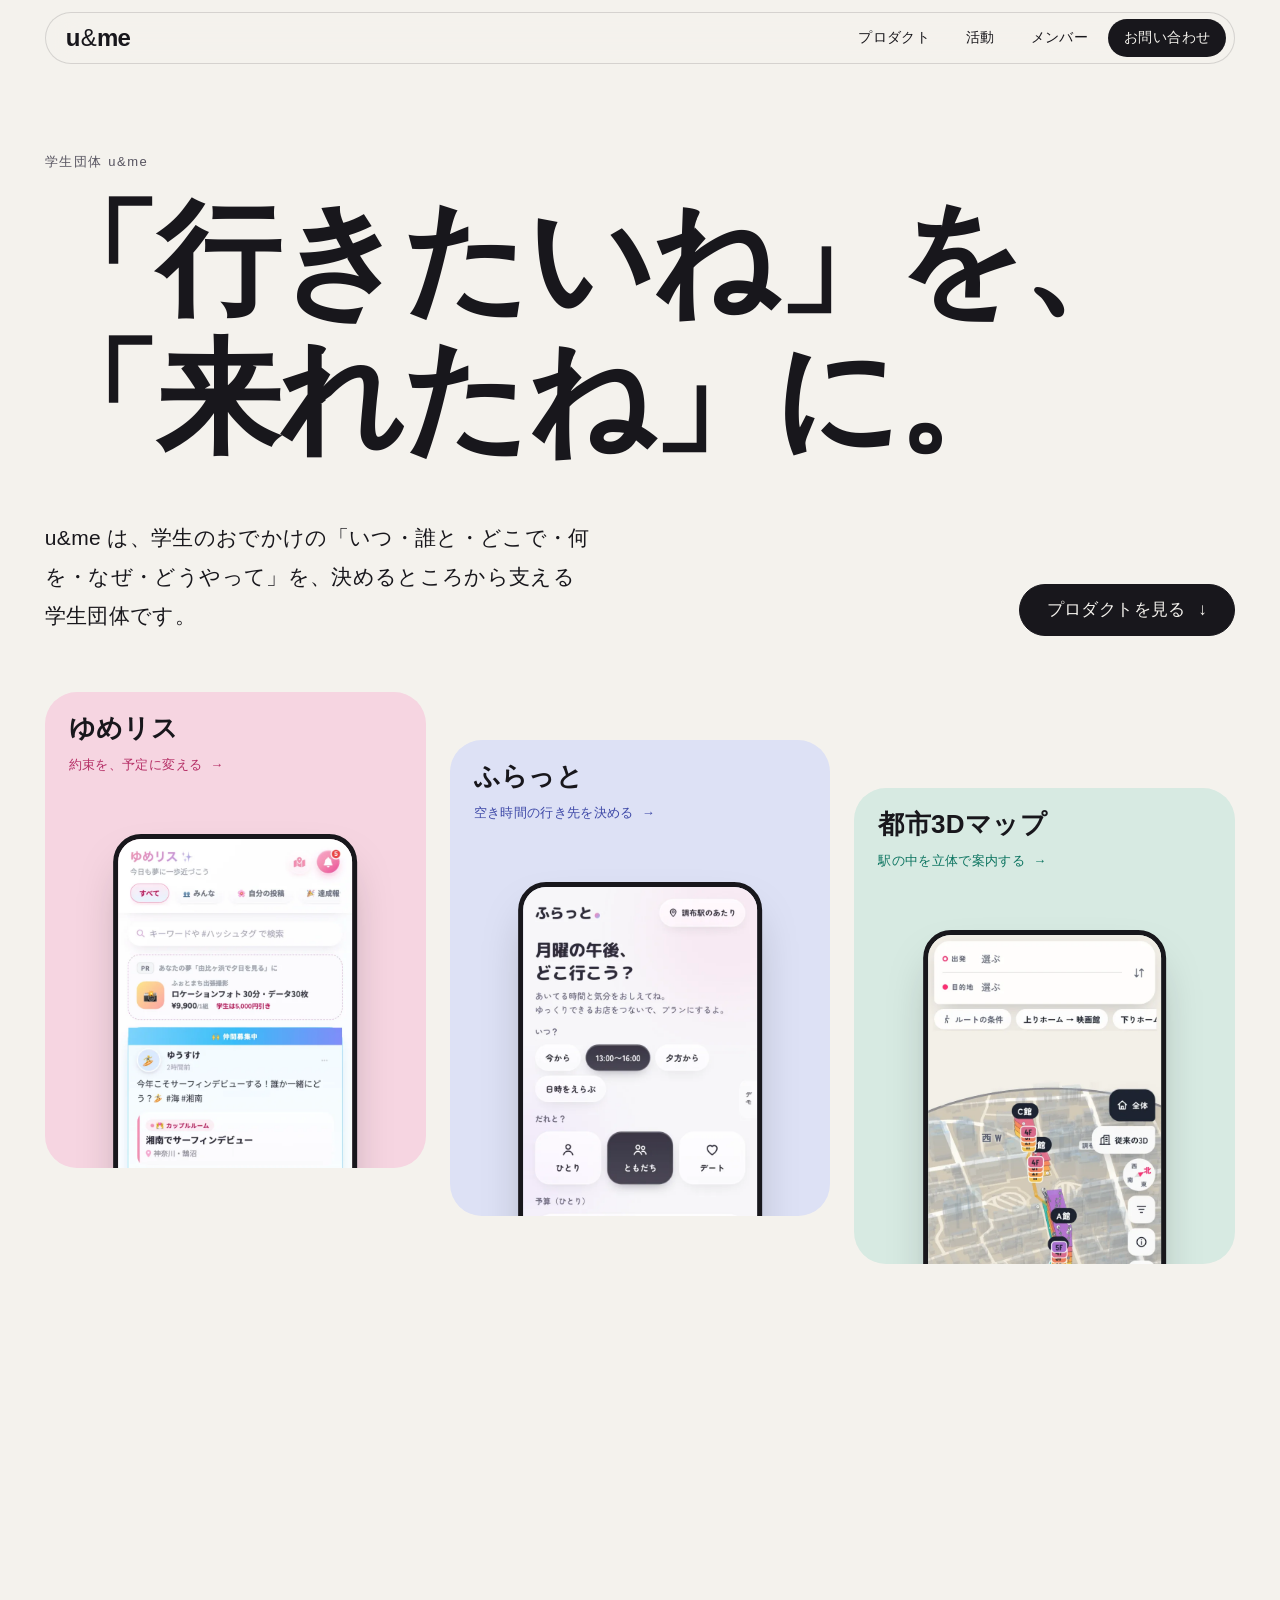
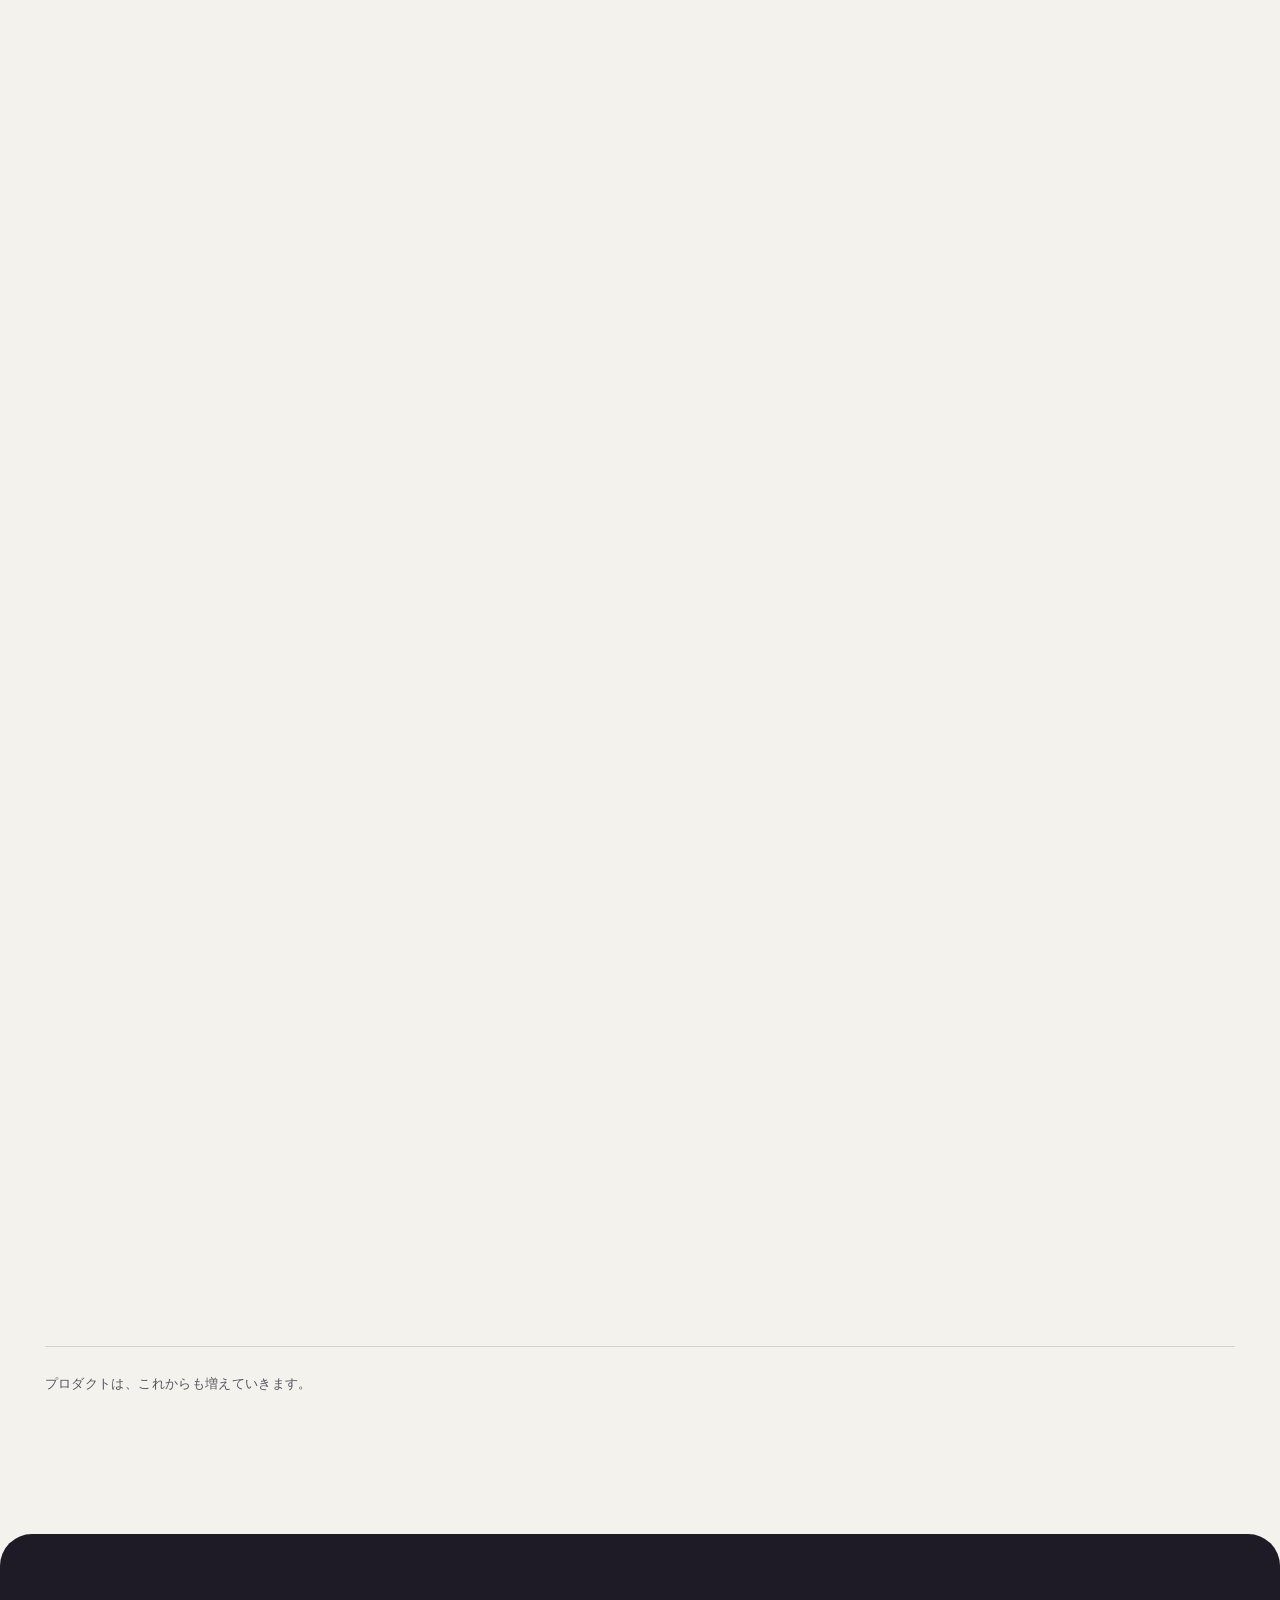
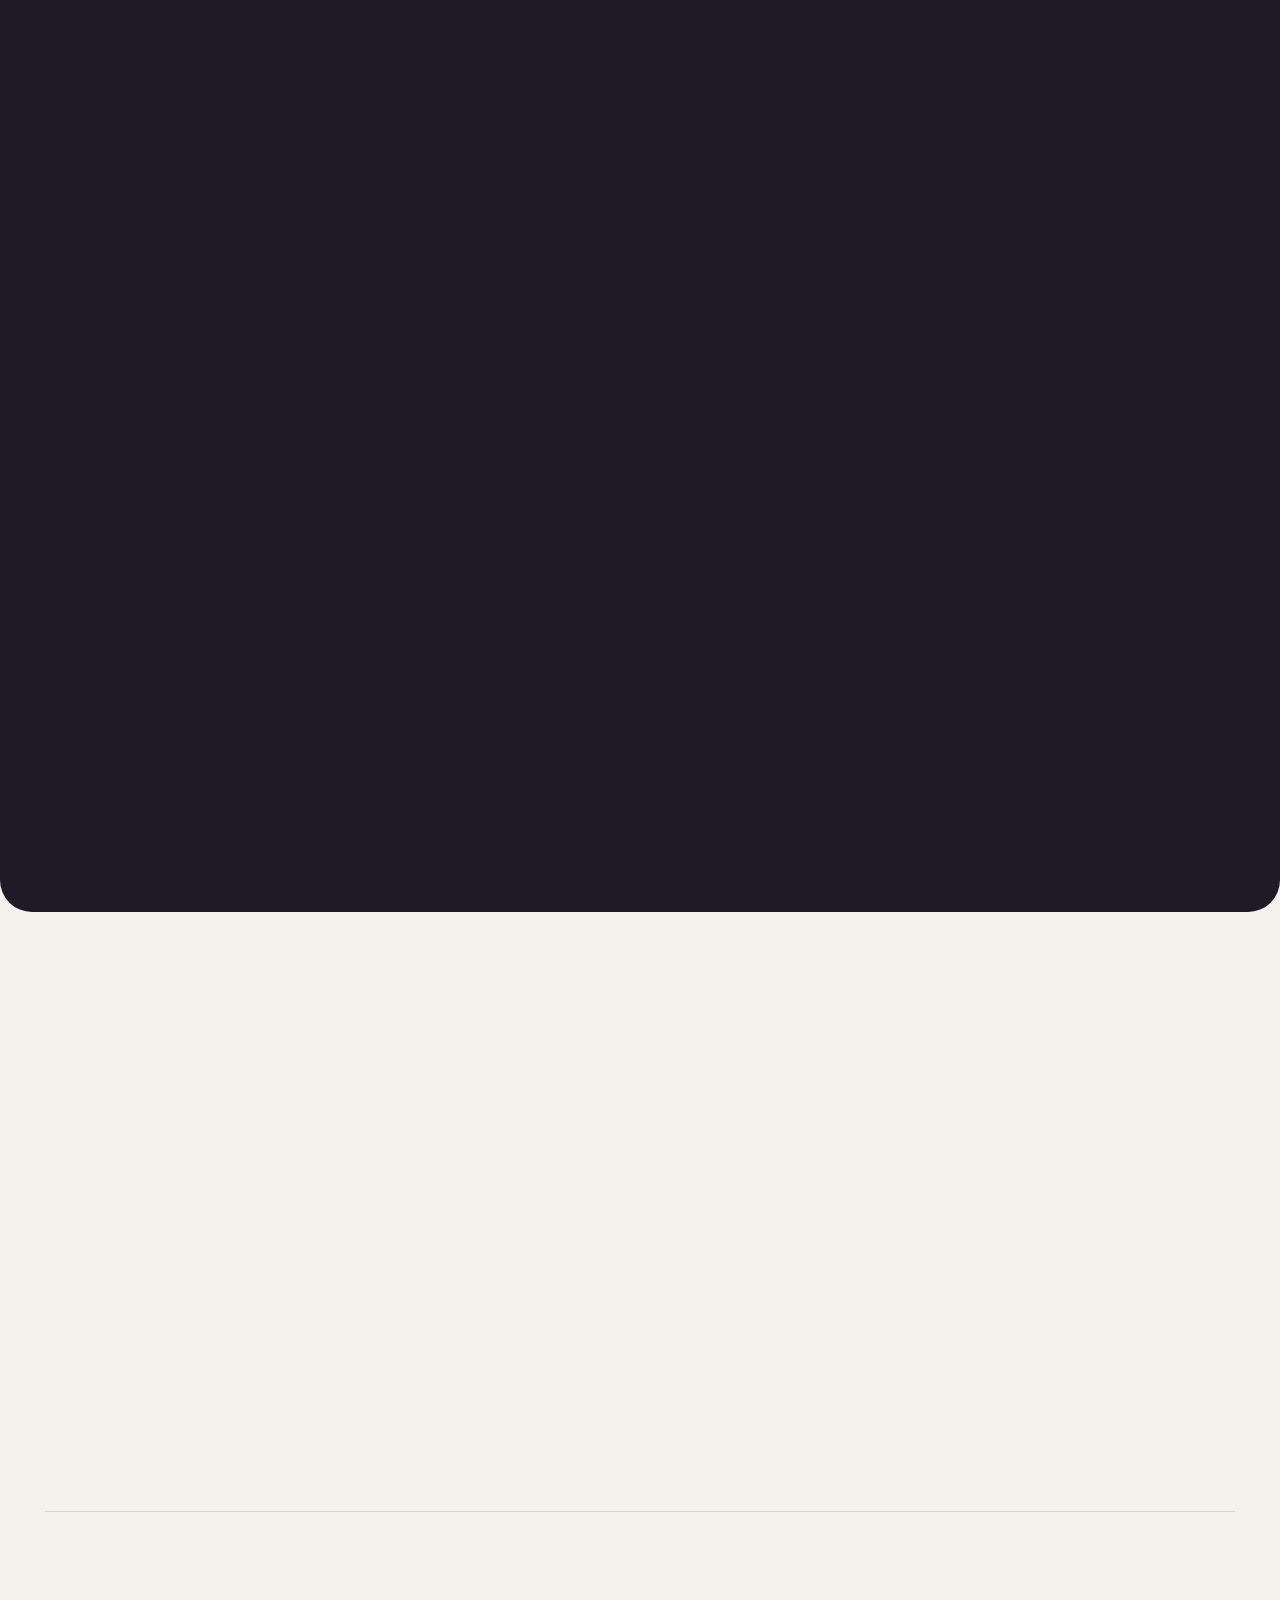
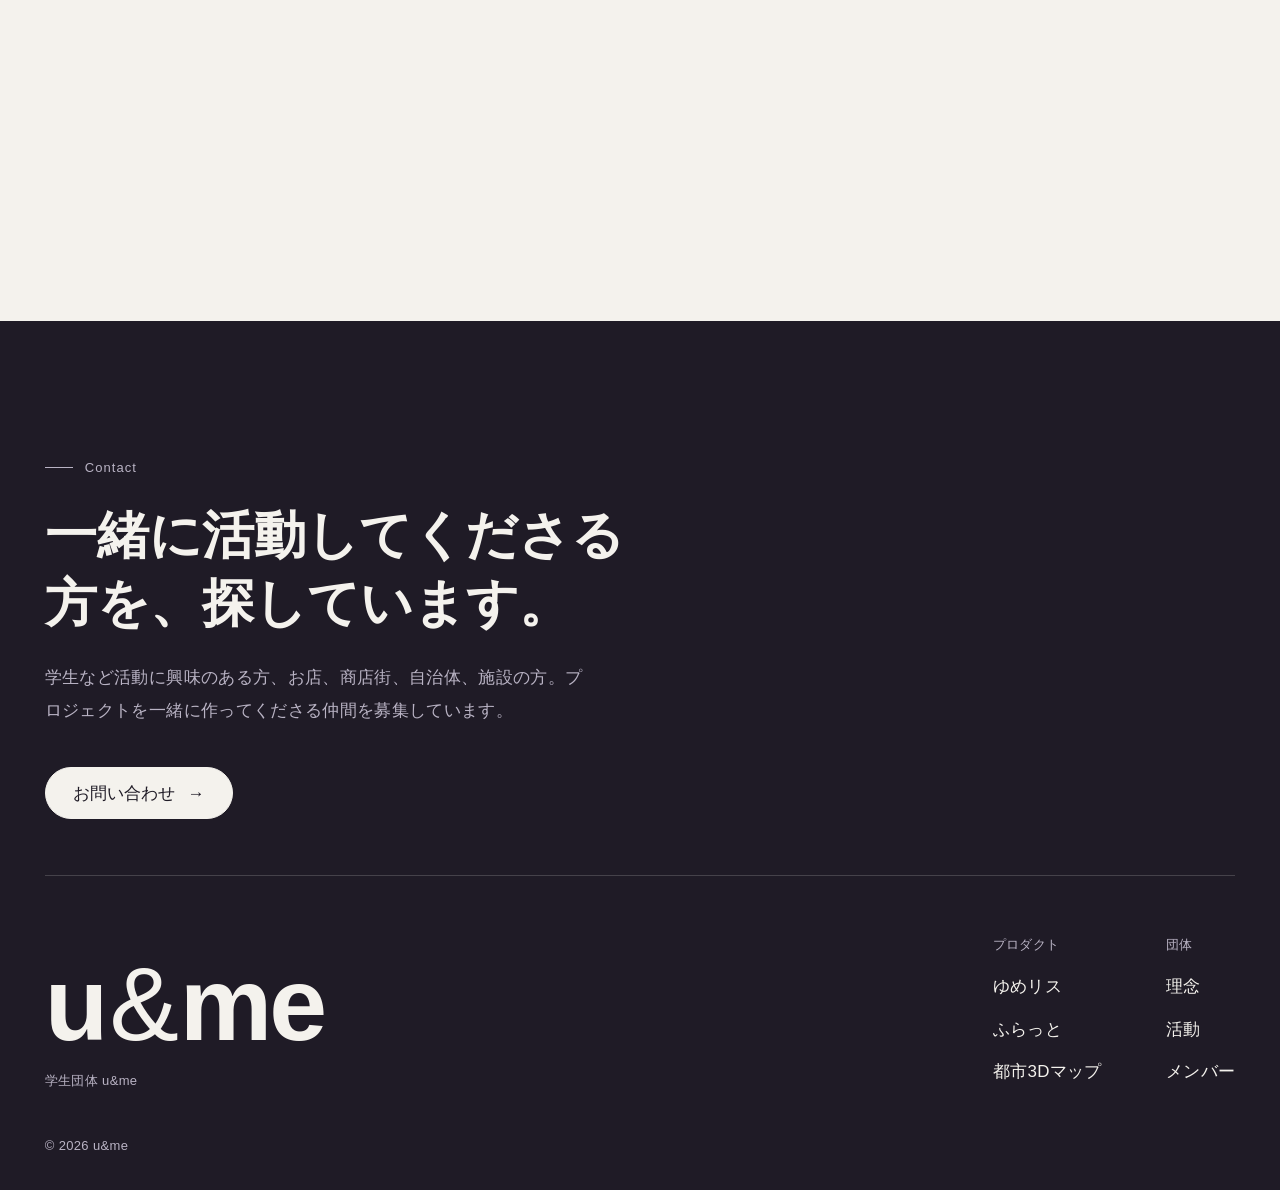
<file: index.html>
<!doctype html>
<html lang="ja" data-intro>
  <head>
    <meta charset="utf-8" />
    <meta name="viewport" content="width=device-width, initial-scale=1" />
    <meta
      http-equiv="Content-Security-Policy"
      content="default-src 'self'; script-src 'self'; style-src 'self' https://fonts.googleapis.com; font-src https://fonts.gstatic.com; img-src 'self' data:; base-uri 'self'; object-src 'none'"
    />
    <title>u&amp;me｜「行きたいね」を、「来れたね」に。</title>
    <meta
      name="description"
      content="u&me は、学生のおでかけの5W1H（いつ・誰と・どこで・何を・なぜ・どうやって）を決めるところから支える学生団体です。ゆめリス、ふらっと、都市3Dマップを開発しています。"
    />
    <meta property="og:type" content="website" />
    <meta property="og:title" content="u&me｜「行きたいね」を、「来れたね」に。" />
    <meta property="og:description" content="学生のおでかけの5W1Hを、決めるところから支える学生団体です。" />
    <meta name="theme-color" content="#f4f2ed" />
    <link rel="icon" href="assets/img/favicon.svg" type="image/svg+xml" />
    <link rel="preconnect" href="https://fonts.googleapis.com" />
    <link rel="preconnect" href="https://fonts.gstatic.com" crossorigin />
    <link
      rel="stylesheet"
      href="https://fonts.googleapis.com/css2?family=Bricolage+Grotesque:opsz,wght@12..96,300..700&family=Noto+Sans+JP:wght@400;500;700;900&display=swap"
    />
    <link rel="stylesheet" href="assets/css/base.css" />
    <link rel="stylesheet" href="assets/css/pages.css" />
    <link rel="stylesheet" href="assets/css/intro.css" />
    <script src="assets/js/boot.js"></script>
  </head>
  <body data-root="">
    <!-- ============ オープニング（ロゴを描く → ページがフェードイン）。動きは assets/css/intro.css ============ -->
    <div class="intro" id="intro" aria-hidden="true">
      <!-- ヘッダーのロゴと同じ書体。1文字ずつ、輪郭をなぞってから塗る -->
      <svg class="intro__logo" viewBox="0 0 520 190" width="520" height="190">
        <text x="260" y="140" text-anchor="middle">
          <tspan class="intro__letter intro__letter--1">u</tspan
          ><tspan class="intro__letter intro__letter--2 intro__letter--amp">&amp;</tspan
          ><tspan class="intro__letter intro__letter--3">m</tspan
          ><tspan class="intro__letter intro__letter--4">e</tspan>
        </text>
      </svg>
    </div>

    <header class="site-header" id="site-header"></header>

    <main>
      <!-- ============ ヒーロー ============ -->
      <section class="hero" aria-labelledby="hero-title">
        <div class="wrap">
          <p class="hero__eyebrow">学生団体 u&amp;me</p>
          <h1 class="hero__title" id="hero-title">
            <span>「行きたいね」を、</span>
            <span>「来れたね」に。</span>
          </h1>
          <div class="hero__foot">
            <p class="hero__lead">
              u&amp;me は、学生のおでかけの「いつ・誰と・どこで・何を・なぜ・どうやって」を、決めるところから支える学生団体です。
            </p>
            <a class="button" href="#products">プロダクトを見る <span class="arrow" aria-hidden="true">↓</span></a>
          </div>
        </div>

        <ul class="stage wrap">
          <li data-reveal>
            <a class="stage-card tone-yume" href="products/yumelist.html">
              <span class="stage-card__name">ゆめリス</span>
              <span class="stage-card__meta">約束を、予定に変える <span class="arrow" aria-hidden="true">→</span></span>
              <img
                class="phone"
                src="assets/img/yume-home.webp"
                alt="ゆめリスのホーム画面"
                width="640"
                height="1386"
                fetchpriority="high"
              />
            </a>
          </li>
          <li data-reveal>
            <a class="stage-card tone-furatto" href="products/furatto.html">
              <span class="stage-card__name">ふらっと</span>
              <span class="stage-card__meta">空き時間の行き先を決める <span class="arrow" aria-hidden="true">→</span></span>
              <img class="phone" src="assets/img/furatto-home.webp" alt="ふらっとのホーム画面" width="640" height="1386" />
            </a>
          </li>
          <li data-reveal>
            <a class="stage-card tone-city3d" href="products/city3d.html">
              <span class="stage-card__name">都市3Dマップ</span>
              <span class="stage-card__meta">駅の中を立体で案内する <span class="arrow" aria-hidden="true">→</span></span>
              <img
                class="phone"
                src="assets/img/city3d-phone.webp"
                alt="調布駅の立体構内マップをスマホで表示した画面"
                width="640"
                height="1386"
              />
            </a>
          </li>
        </ul>
      </section>

      <!-- ============ 理念（私たちについて） ============ -->
      <section class="section wrap" id="about" aria-labelledby="about-title">
        <div class="about__grid">
          <div class="section__head" data-reveal>
            <p class="label">Philosophy</p>
            <h2 class="about__title" id="about-title">学生のおでかけを、<br />5W1Hで支える。</h2>
          </div>
          <div class="prose" data-reveal>
            <p>u&amp;me は、学生のおでかけに必要な「決めること」を、最初から最後まで一貫して支えます。</p>
            <p>
              出かけるまでには、いつ、誰と、どこで、何を、なぜ、どうやって、の6つを決めなければなりません。どれか一つでも決まらないと、予定はそのまま流れてしまいます。
            </p>
            <p>
              そこで、日程と相手は「ゆめリス」、行き先と過ごし方は「ふらっと」、行き方は「都市3Dマップ」が引き受けます。出かける理由は、「ゆめリス」と「ふらっと」の両方がつくります。
            </p>
            <p>6つがそろえば、「行きたい」は「行った」に変わります。</p>
          </div>
        </div>

        <!-- 5W1H：英語・日本語・説明・担当するプロダクト の順。文章はそのまま書き換えられます -->
        <ul class="w-list">
          <li class="w-item tone-yume" data-reveal>
            <p class="w-item__en">When</p>
            <h3 class="w-item__jp">いつ</h3>
            <p class="w-item__text">候補の日を出し合って、行く日を決める。</p>
            <p class="w-item__by">ゆめリス</p>
          </li>
          <li class="w-item tone-yume" data-reveal>
            <p class="w-item__en">Who</p>
            <h3 class="w-item__jp">誰と</h3>
            <p class="w-item__text">一緒に行きたい相手と、気持ちを共有する。</p>
            <p class="w-item__by">ゆめリス</p>
          </li>
          <li class="w-item tone-furatto" data-reveal>
            <p class="w-item__en">Where</p>
            <h3 class="w-item__jp">どこで</h3>
            <p class="w-item__text">その時間に行けるお店や場所を見つける。</p>
            <p class="w-item__by">ふらっと</p>
          </li>
          <li class="w-item tone-furatto" data-reveal>
            <p class="w-item__en">What</p>
            <h3 class="w-item__jp">何を</h3>
            <p class="w-item__text">どう過ごすかを、プランとして組み立てる。</p>
            <p class="w-item__by">ふらっと</p>
          </li>
          <li class="w-item tone-yume" data-reveal>
            <p class="w-item__en">Why</p>
            <h3 class="w-item__jp">なぜ</h3>
            <p class="w-item__text">夢やお題、その時間だけの特典が、出かける理由になる。</p>
            <p class="w-item__tags">
              <span class="w-item__by tone-yume">ゆめリス</span>
              <span class="w-item__by tone-furatto">ふらっと</span>
            </p>
          </li>
          <li class="w-item tone-city3d" data-reveal>
            <p class="w-item__en">How</p>
            <h3 class="w-item__jp">どうやって</h3>
            <p class="w-item__text">駅の中で迷わず、目的地までたどり着く。</p>
            <p class="w-item__by">都市3Dマップ</p>
          </li>
        </ul>
      </section>

      <!-- ============ プロダクト（中身は assets/js/site-data.js の products） ============ -->
      <section class="section wrap" id="products" aria-labelledby="products-title">
        <div class="section__head" data-reveal>
          <p class="label">Products</p>
          <h2 class="section__title" id="products-title">いま取り組んでいる、3つのプロダクト。</h2>
        </div>
        <ul class="product-list" data-products></ul>
        <p class="product-list__note">プロダクトは、これからも増えていきます。</p>
      </section>

      <!-- ============ これから ============ -->
      <section class="vision" id="vision" aria-labelledby="vision-title">
        <div class="wrap">
          <p class="label label--light" data-reveal>Next</p>
          <h2 class="vision__title" id="vision-title" data-reveal>学生団体から、<br />学生へ。社会へ。</h2>
          <div class="prose vision__text" data-reveal>
            <p>u&amp;me は、法人化を目指しています。</p>
            <p>
              お店や自治体、施設の方々と長く一緒に仕事をするには、責任を持てる組織である必要があるからです。いまはデモを触ってもらい、身近なところで試し、使われ方を確かめている段階です。
            </p>
            <p>確かめられたものから順に、事業として育てていきます。</p>
          </div>
          <ol class="steps">
            <li class="step" data-reveal>
              <p class="step__no">01</p>
              <h3 class="step__title">Do つくる</h3>
              <p class="step__text">まずつくる</p>
            </li>
            <li class="step" data-reveal>
              <p class="step__no">02</p>
              <h3 class="step__title">Check 確かめる</h3>
              <p class="step__text">小さく試して、本当に使われるかを見る。</p>
            </li>
            <li class="step" data-reveal>
              <p class="step__no">03</p>
              <h3 class="step__title">Action 改善</h3>
              <p class="step__text">社会に貢献できるプロダクトをリリースする</p>
            </li>
          </ol>
        </div>
      </section>

      <!-- ============ 活動（中身は assets/js/site-data.js の news） ============ -->
      <section class="section wrap" id="news" aria-labelledby="news-title">
        <div class="section__head" data-reveal>
          <p class="label">Activity</p>
          <h2 class="section__title" id="news-title">これまでの活動。</h2>
        </div>
        <ul class="news" data-news></ul>
      </section>

      <!-- ============ メンバーへ ============ -->
      <section class="section wrap" aria-label="メンバー">
        <a class="people-link" href="members.html" data-reveal>
          つくっている人を見る <span class="arrow" aria-hidden="true">→</span>
        </a>
      </section>
    </main>

    <footer class="site-footer" id="site-footer"></footer>

    <script src="assets/js/site-data.js"></script>
    <script src="assets/js/site.js"></script>
  </body>
</html>
</file>
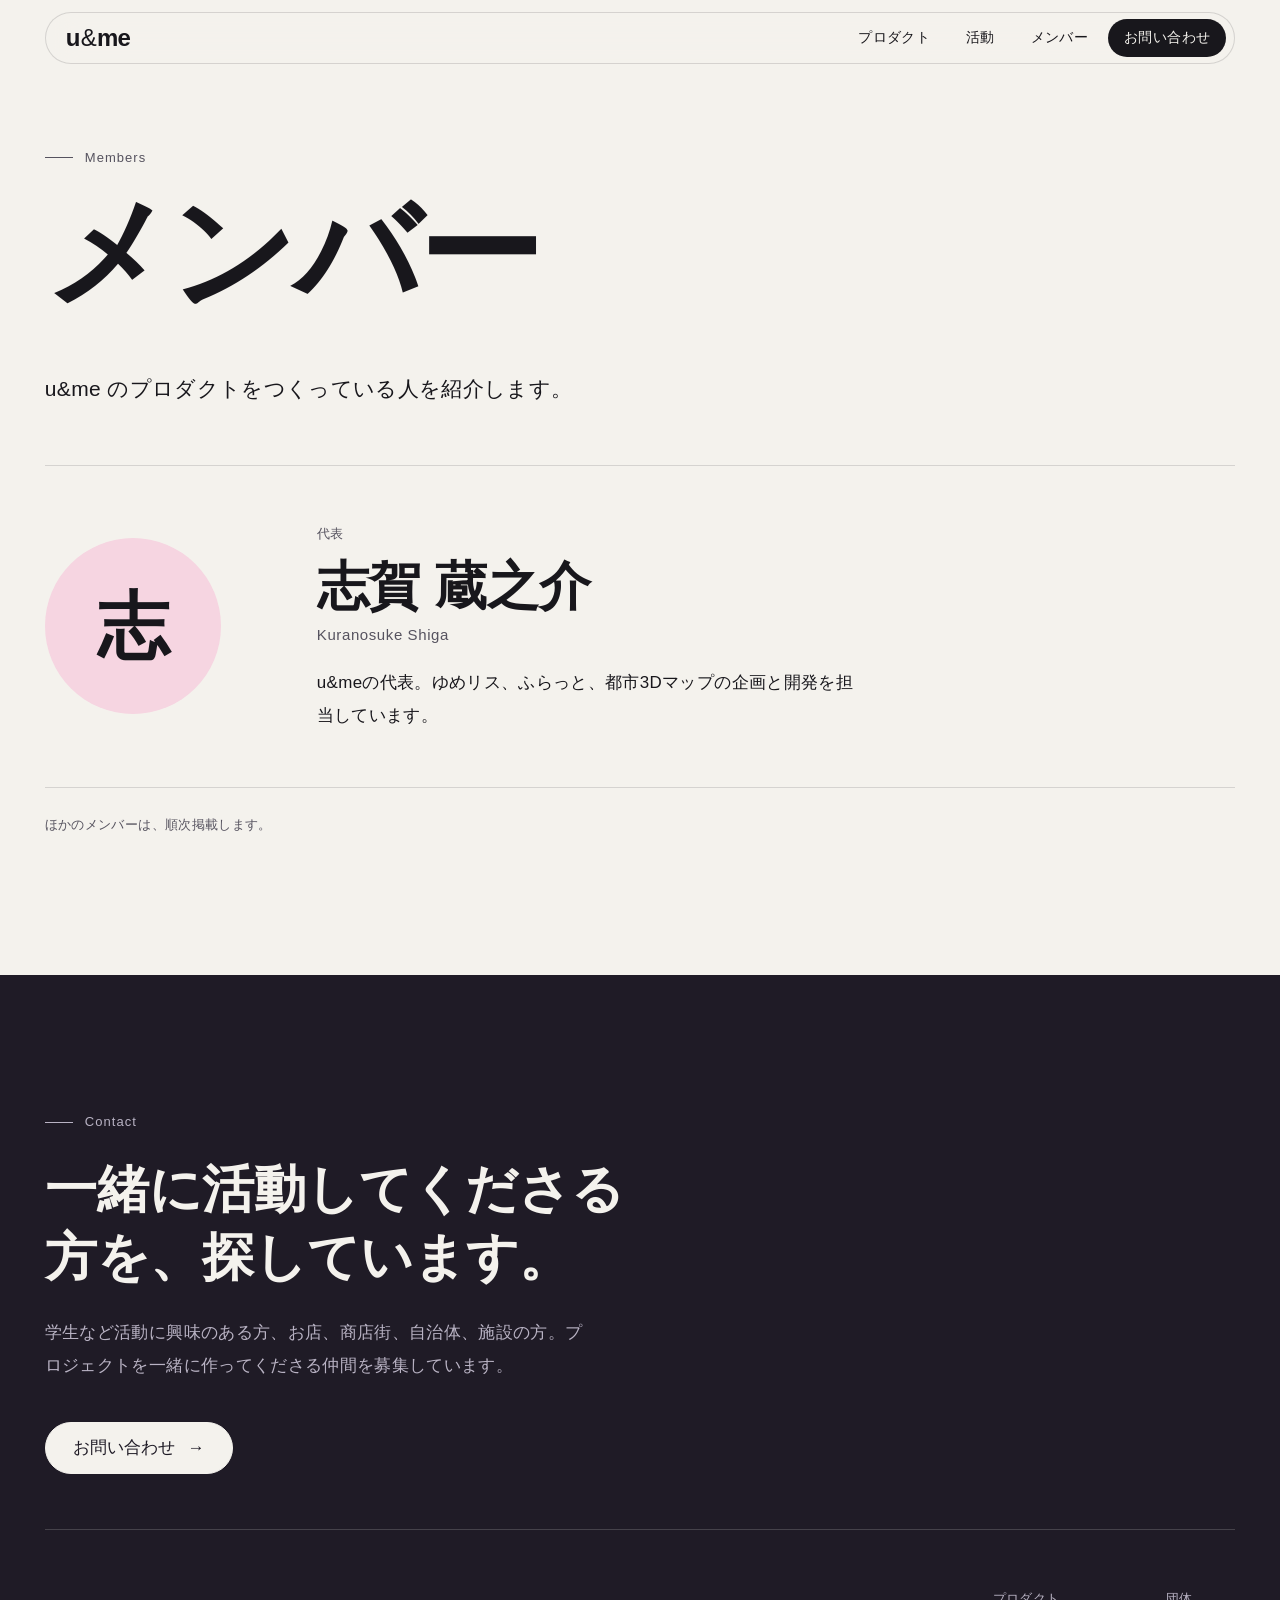
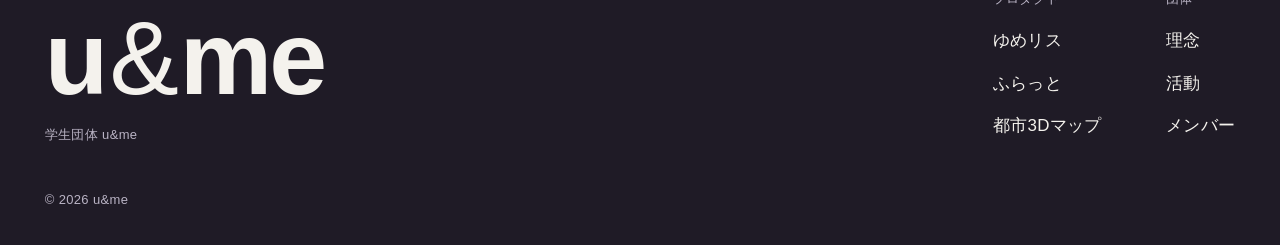
<file: members.html>
<!doctype html>
<html lang="ja">
  <head>
    <meta charset="utf-8" />
    <meta name="viewport" content="width=device-width, initial-scale=1" />
    <meta
      http-equiv="Content-Security-Policy"
      content="default-src 'self'; script-src 'self'; style-src 'self' https://fonts.googleapis.com; font-src https://fonts.gstatic.com; img-src 'self' data:; base-uri 'self'; object-src 'none'"
    />
    <title>メンバー｜u&amp;me</title>
    <meta name="description" content="学生団体 u&me のメンバーを紹介します。" />
    <meta property="og:type" content="website" />
    <meta property="og:title" content="メンバー｜u&me" />
    <meta name="theme-color" content="#f4f2ed" />
    <link rel="icon" href="assets/img/favicon.svg" type="image/svg+xml" />
    <link rel="preconnect" href="https://fonts.googleapis.com" />
    <link rel="preconnect" href="https://fonts.gstatic.com" crossorigin />
    <link
      rel="stylesheet"
      href="https://fonts.googleapis.com/css2?family=Bricolage+Grotesque:opsz,wght@12..96,300..700&family=Noto+Sans+JP:wght@400;500;700;900&display=swap"
    />
    <link rel="stylesheet" href="assets/css/base.css" />
    <link rel="stylesheet" href="assets/css/pages.css" />
    <script src="assets/js/boot.js"></script>
  </head>
  <body data-root="">
    <header class="site-header" id="site-header"></header>

    <main>
      <section class="wrap" aria-labelledby="members-title">
        <p class="label">Members</p>
        <h1 class="page-hero__title" id="members-title">メンバー</h1>
        <p class="page-hero__lead">u&amp;me のプロダクトをつくっている人を紹介します。</p>

        <!-- 中身は assets/js/site-data.js の members -->
        <ul class="members" data-members></ul>
        <p class="members__note">ほかのメンバーは、順次掲載します。</p>
      </section>
    </main>

    <footer class="site-footer" id="site-footer"></footer>

    <script src="assets/js/site-data.js"></script>
    <script src="assets/js/site.js"></script>
  </body>
</html>
</file>
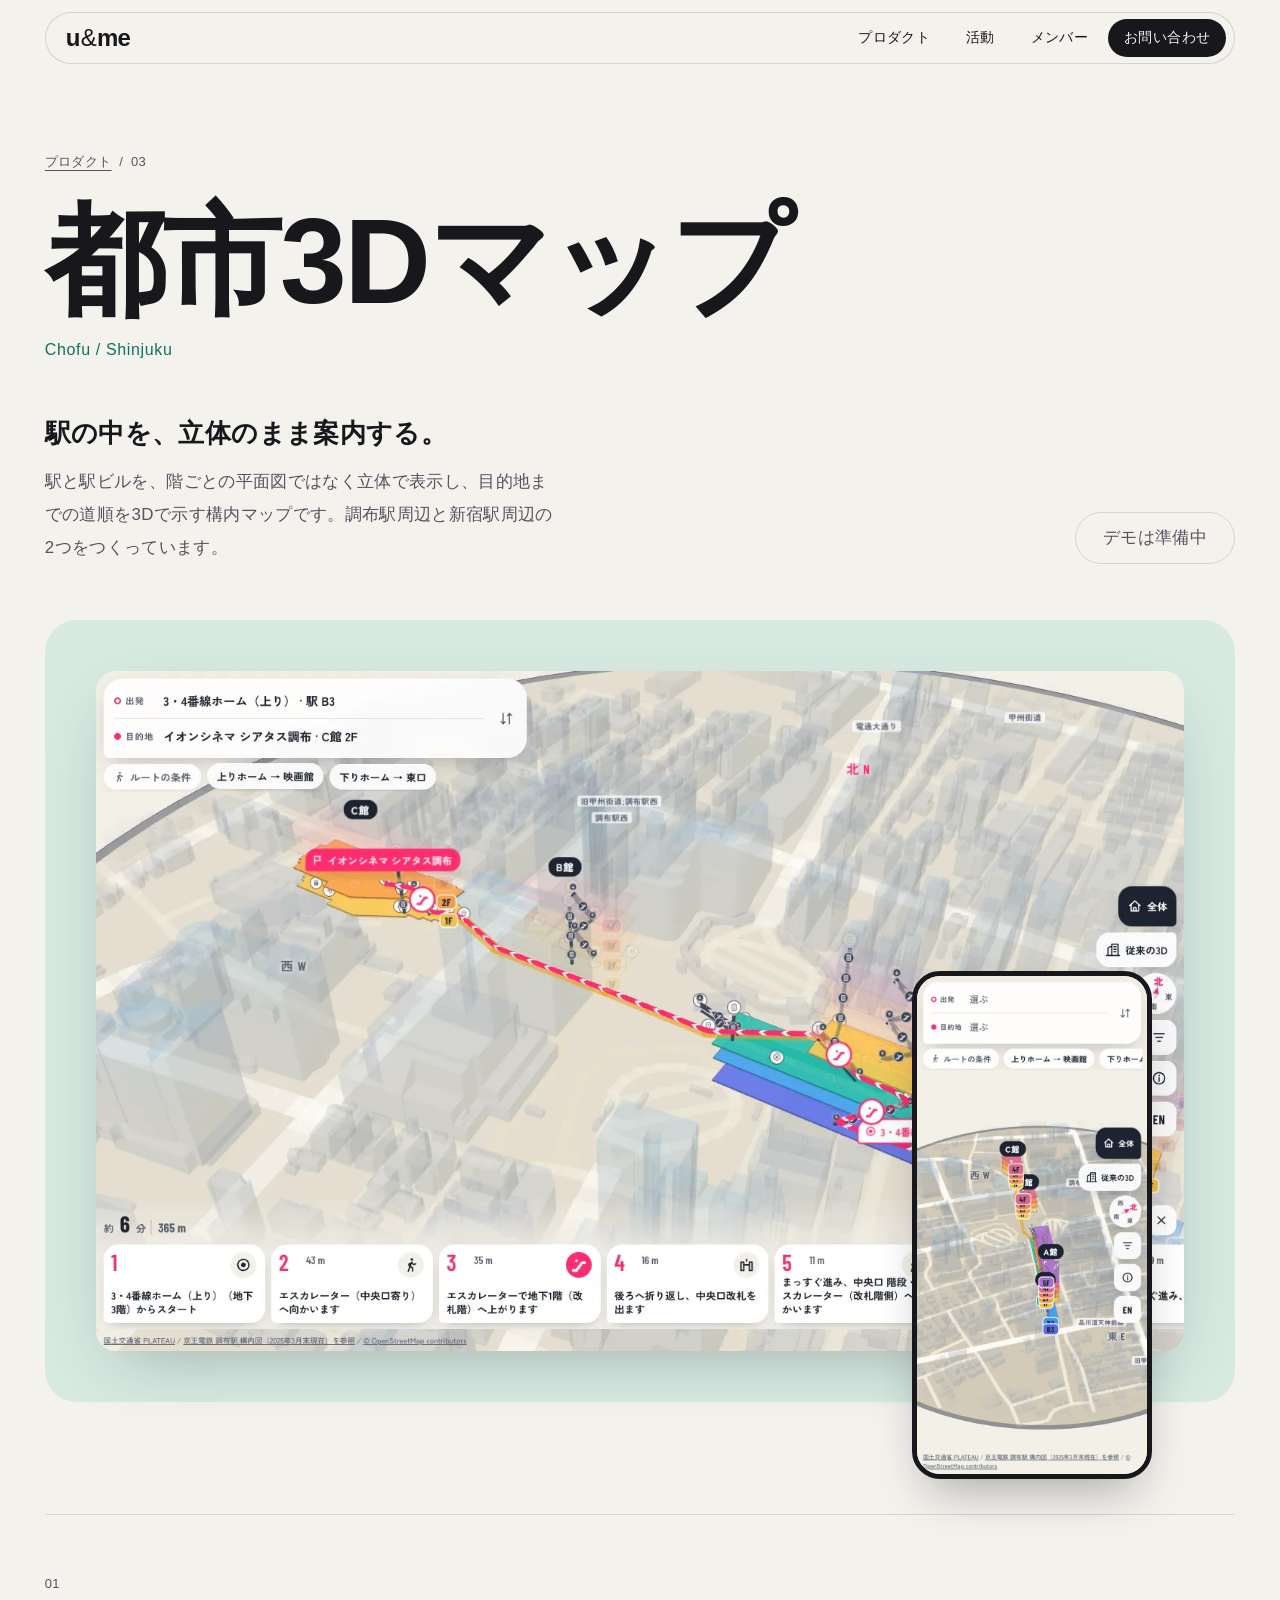
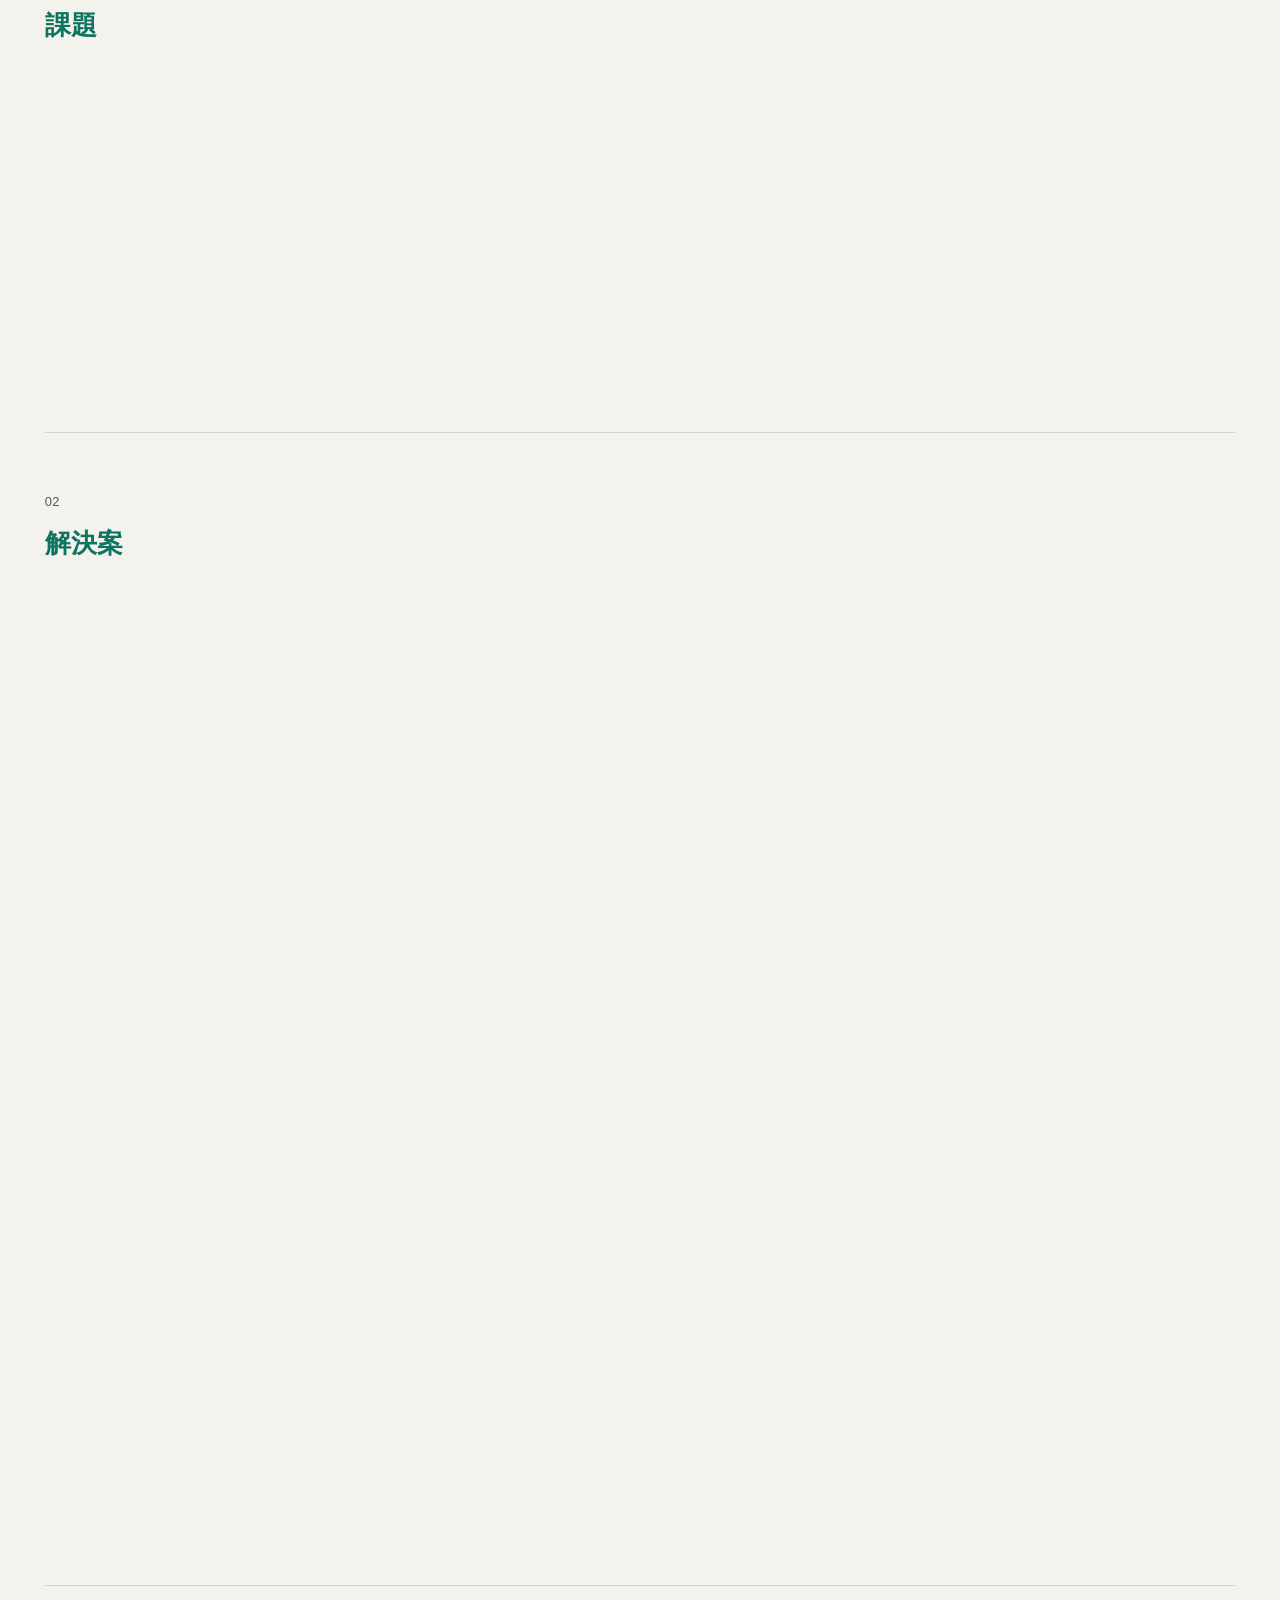
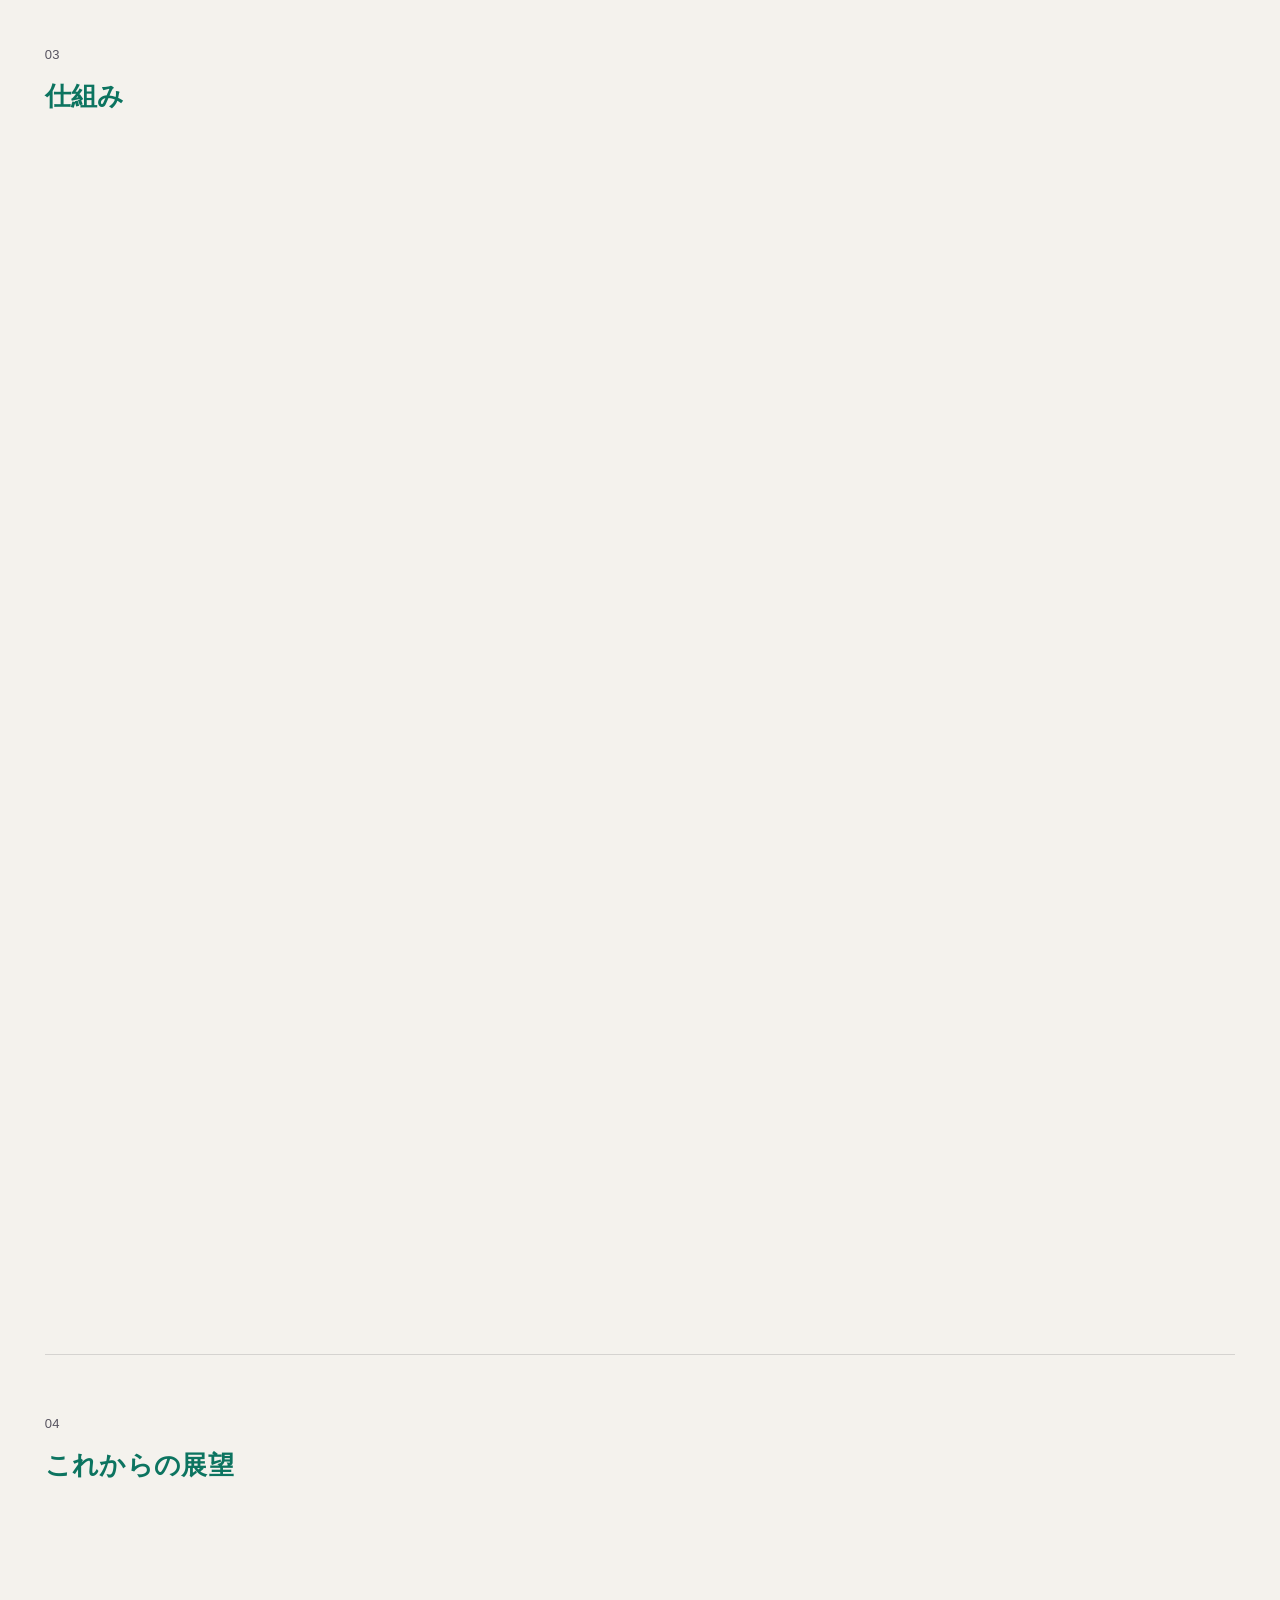
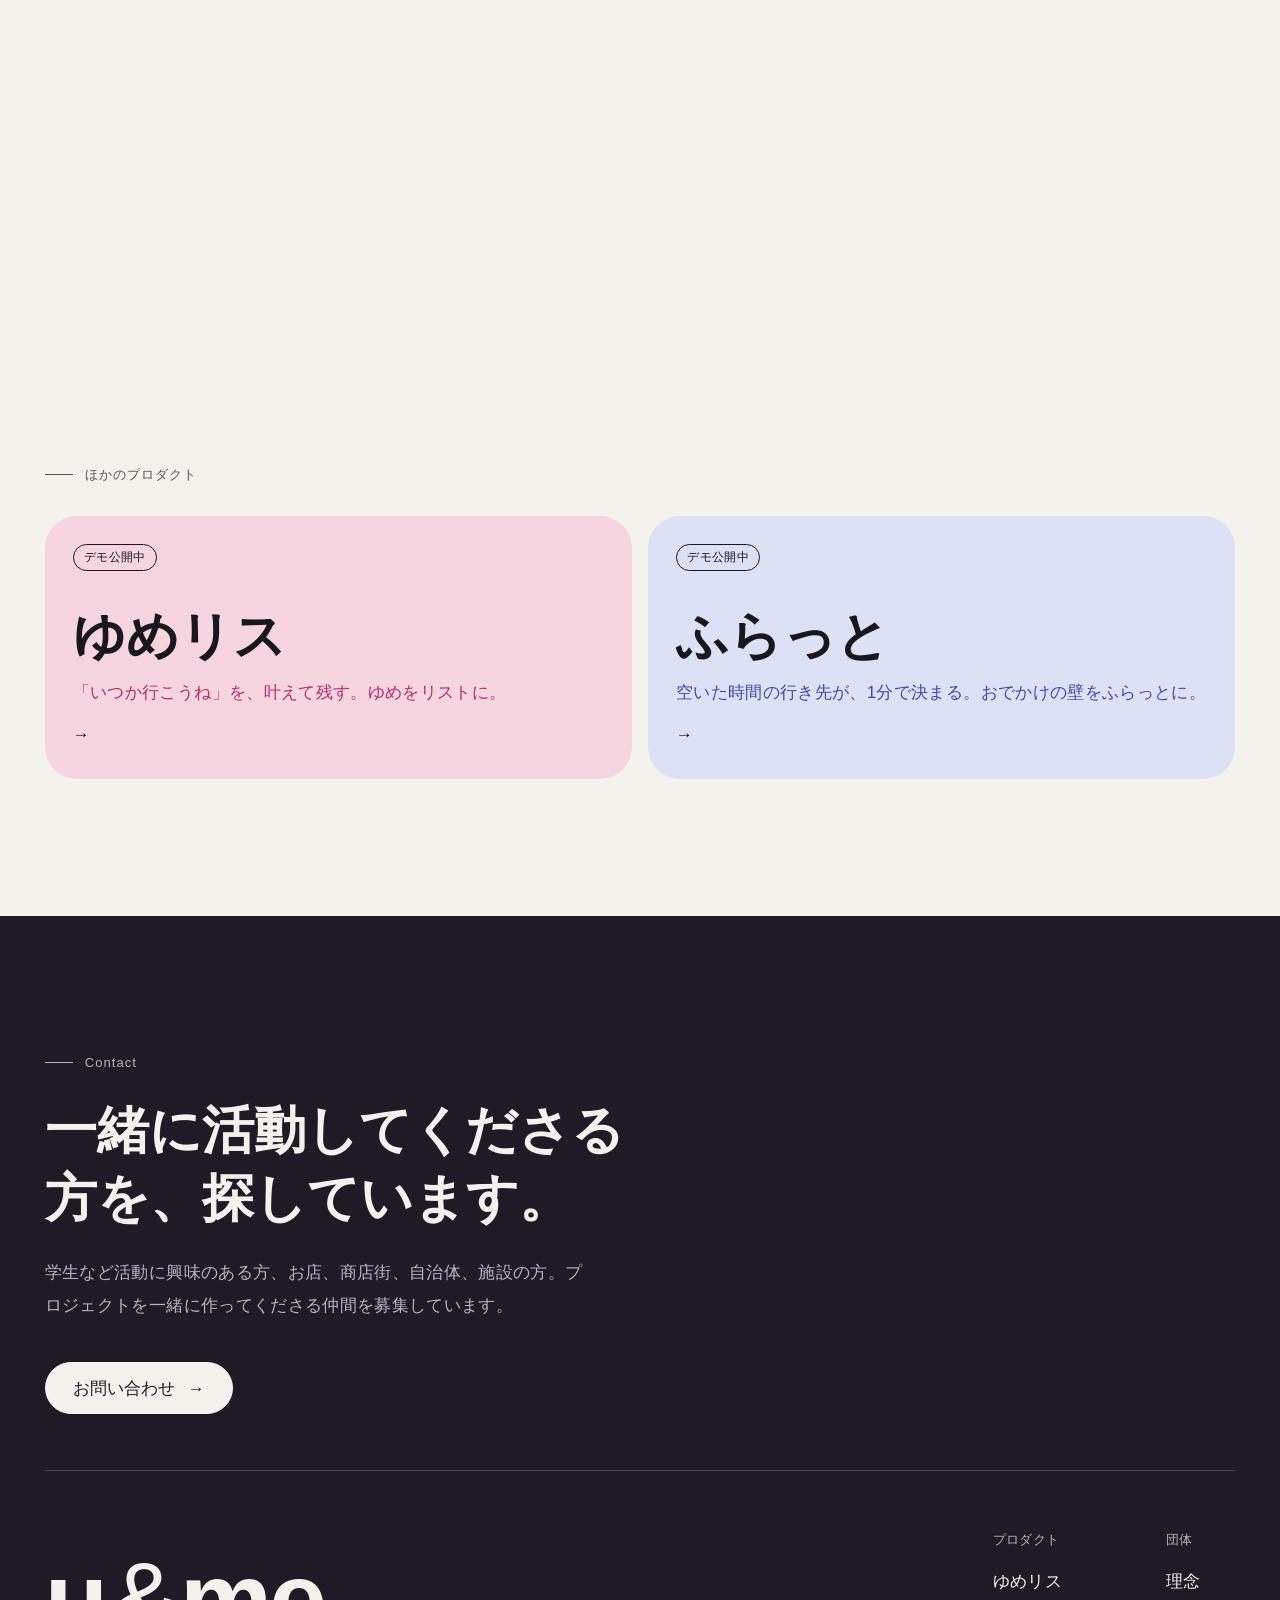
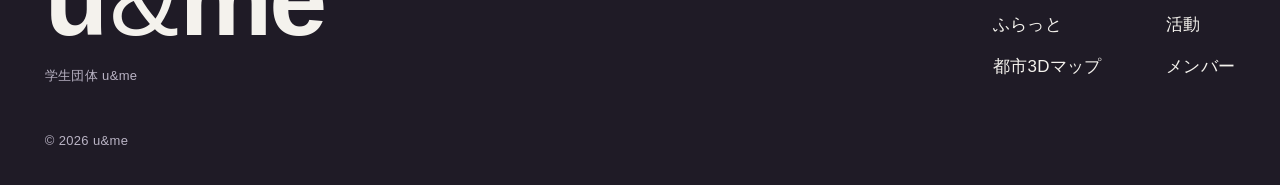
<file: products/city3d.html>
<!doctype html>
<html lang="ja">
  <head>
    <meta charset="utf-8" />
    <meta name="viewport" content="width=device-width, initial-scale=1" />
    <meta
      http-equiv="Content-Security-Policy"
      content="default-src 'self'; script-src 'self'; style-src 'self' https://fonts.googleapis.com; font-src https://fonts.gstatic.com; img-src 'self' data:; base-uri 'self'; object-src 'none'"
    />
    <title>都市3Dマップ｜u&amp;me</title>
    <meta
      name="description"
      content="駅の中を、立体のまま案内する。駅と駅ビルを立体で表示し、道順を3Dで示す構内マップです。調布駅周辺と新宿駅周辺でつくっています。"
    />
    <meta property="og:type" content="article" />
    <meta property="og:title" content="都市3Dマップ｜u&me" />
    <meta name="theme-color" content="#f4f2ed" />
    <link rel="icon" href="../assets/img/favicon.svg" type="image/svg+xml" />
    <link rel="preconnect" href="https://fonts.googleapis.com" />
    <link rel="preconnect" href="https://fonts.gstatic.com" crossorigin />
    <link
      rel="stylesheet"
      href="https://fonts.googleapis.com/css2?family=Bricolage+Grotesque:opsz,wght@12..96,300..700&family=Noto+Sans+JP:wght@400;500;700;900&display=swap"
    />
    <link rel="stylesheet" href="../assets/css/base.css" />
    <link rel="stylesheet" href="../assets/css/pages.css" />
    <script src="../assets/js/boot.js"></script>
  </head>
  <body data-root="../">
    <header class="site-header" id="site-header"></header>

    <main class="tone-city3d">
      <!-- ============ 紹介 ============ -->
      <section class="wrap" aria-labelledby="product-title">
        <p class="crumb"><a href="../index.html#products">プロダクト</a><span>/</span><span>03</span></p>
        <h1 class="product-hero__name" id="product-title">都市3Dマップ<small>Chofu / Shinjuku</small></h1>
        <div class="product-hero__foot">
          <div>
            <p class="product-hero__catch">駅の中を、立体のまま案内する。</p>
            <p class="product-hero__lead">
              駅と駅ビルを、階ごとの平面図ではなく立体で表示し、目的地までの道順を3Dで示す構内マップです。調布駅周辺と新宿駅周辺の2つをつくっています。
            </p>
          </div>
          <div class="product-hero__actions">
            <!-- デモを公開したら、下の1行を消して、その下のコメントを外し、href にURLを入れます -->
            <span class="button" aria-disabled="true">デモは準備中</span>
            <!--
            <a class="button" href="ここにデモのURL" target="_blank" rel="noopener">
              デモを触る <span class="arrow" aria-hidden="true">→</span>
            </a>
            -->
          </div>
        </div>

        <figure class="product-visual" data-reveal>
          <img
            class="product-visual__wide"
            src="../assets/img/city3d-chofu.webp"
            alt="調布駅の立体構内マップ。ホームから映画館までの道順が3Dで表示されている"
            width="1440"
            height="900"
            fetchpriority="high"
          />
          <img
            class="phone"
            src="../assets/img/city3d-phone.webp"
            alt="調布駅の立体構内マップをスマホで表示した画面"
            width="640"
            height="1386"
          />
        </figure>
      </section>

      <!-- ============ 課題・解決案・仕組み・展望 ============ -->
      <div class="wrap">
        <section class="chapter" aria-labelledby="problem-title">
          <div class="chapter__head">
            <span class="chapter__no">01</span>
            <p class="chapter__label">課題</p>
          </div>
          <div data-reveal>
            <h2 class="chapter__title" id="problem-title">平面図では、上下の移動が分からない。</h2>
            <div class="prose">
              <p>
                大きな駅で迷うのは、たいてい階をまたぐ場面です。階ごとに分かれた平面図では、どの階段がどこにつながるのかを、頭の中で組み立てなければならないからです。
              </p>
              <p>
                新宿駅のように、複数の鉄道会社と地下街がつながる場所では、案内図そのものが運営者ごとに分かれています。車いすやベビーカーを使う人は、さらにエレベーターの位置まで調べる必要があります。
              </p>
              <p>つながりが一目で分かる地図が、足りていません。</p>
            </div>
          </div>
        </section>

        <section class="chapter" aria-labelledby="solution-title">
          <div class="chapter__head">
            <span class="chapter__no">02</span>
            <p class="chapter__label">解決案</p>
          </div>
          <div data-reveal>
            <h2 class="chapter__title" id="solution-title">回して見られる立体の地図に、道順を重ねる。</h2>
            <div class="prose">
              <p>
                駅全体を一つの立体模型として表示し、その上にルートを描きます。上下のつながりは、見れば分かる形にするのがいちばん早いからです。
              </p>
              <p>
                出発地と目的地を選ぶと、道順が3Dで表示され、手順ごとのカードで確かめられます。「車いす・ベビーカー」「足腰にやさしい」「人混みを避ける」「雨にぬれにくい」といった条件でも探せます。道順はURLやQRコードで共有できます。
              </p>
              <p>読み解く地図ではなく、見て分かる地図を目指しています。</p>
            </div>
            <figure class="figure chapter__extra">
              <img
                src="../assets/img/city3d-shinjuku-route.webp"
                alt="新宿駅の立体構内マップ。JR西改札から丸ノ内線の改札までの道順が表示されている"
                width="1440"
                height="900"
                loading="lazy"
              />
              <figcaption>新宿駅：JR西改札から丸ノ内線の改札までの道順</figcaption>
            </figure>
          </div>
        </section>

        <section class="chapter" aria-labelledby="how-title">
          <div class="chapter__head">
            <span class="chapter__no">03</span>
            <p class="chapter__label">仕組み</p>
          </div>
          <div data-reveal>
            <h2 class="chapter__title" id="how-title">公開されているデータを、組み合わせてつくる。</h2>
            <div class="prose">
              <p>
                地図は、国や地域が公開しているオープンデータからつくっています。同じつくり方を、ほかの駅にも広げられるようにするためです。
              </p>
              <p>
                周辺の建物、道路と線路、駅の中の通路や設備を、それぞれ別のデータから取り込み、一つの立体にまとめています。分からない箇所は推測で埋めず、「要確認」として一覧にし、現地で確かめてから反映します。
              </p>
              <p>つくり方を共通にしておくことで、駅が変わっても同じ手順で地図を用意できます。</p>
            </div>
            <ul class="facts chapter__extra">
              <li class="fact">
                <h3 class="fact__title">周辺の建物</h3>
                <p class="fact__text">国土交通省 PLATEAU の3D都市モデル。</p>
              </li>
              <li class="fact">
                <h3 class="fact__title">道路・線路</h3>
                <p class="fact__text">OpenStreetMap の地図データ。</p>
              </li>
              <li class="fact">
                <h3 class="fact__title">駅の中</h3>
                <p class="fact__text">新宿は国土交通省の屋内地図オープンデータ、調布は公開されている構内図を参照。</p>
              </li>
            </ul>
            <figure class="figure chapter__extra">
              <img
                src="../assets/img/city3d-shinjuku.webp"
                alt="新宿駅周辺の立体構内マップの全体表示"
                width="1440"
                height="900"
                loading="lazy"
              />
              <figcaption>新宿駅周辺：地下でつながる駅と地下街を、一つの立体にまとめた全体表示</figcaption>
            </figure>
          </div>
        </section>

        <section class="chapter" aria-labelledby="future-title">
          <div class="chapter__head">
            <span class="chapter__no">04</span>
            <p class="chapter__label">これからの展望</p>
          </div>
          <div data-reveal>
            <h2 class="chapter__title" id="future-title">現地で確かめてから、公開する。</h2>
            <div class="prose">
              <p>
                デモは、内容を現地で確かめてから公開します。道案内に使う地図は、正しいと確かめられていることが前提だからです。
              </p>
              <p>
                いまは2つの駅で動く試作の段階です。まず調布で実際に歩いて確認し、その結果を地図に反映します。新宿の屋内地図は2020年8月時点のデータなので、変わった箇所の更新も進めます。
              </p>
              <p>そのうえで、同じ仕組みをほかの駅やまちへ広げていきます。</p>
            </div>
            <p class="note">
              イチBizアワード2026への応募に向けて制作しているプロトタイプです。地図データ：国土交通省 PLATEAU、国土交通省
              新宿駅周辺屋内地図オープンデータ、© OpenStreetMap contributors。
            </p>
          </div>
        </section>
      </div>

      <!-- ============ ほかのプロダクト（中身は assets/js/site-data.js の products） ============ -->
      <section class="others wrap" aria-labelledby="others-title">
        <p class="label" id="others-title">ほかのプロダクト</p>
        <ul class="others__list" data-other-products="city3d"></ul>
      </section>
    </main>

    <footer class="site-footer" id="site-footer"></footer>

    <script src="../assets/js/site-data.js"></script>
    <script src="../assets/js/site.js"></script>
  </body>
</html>
</file>
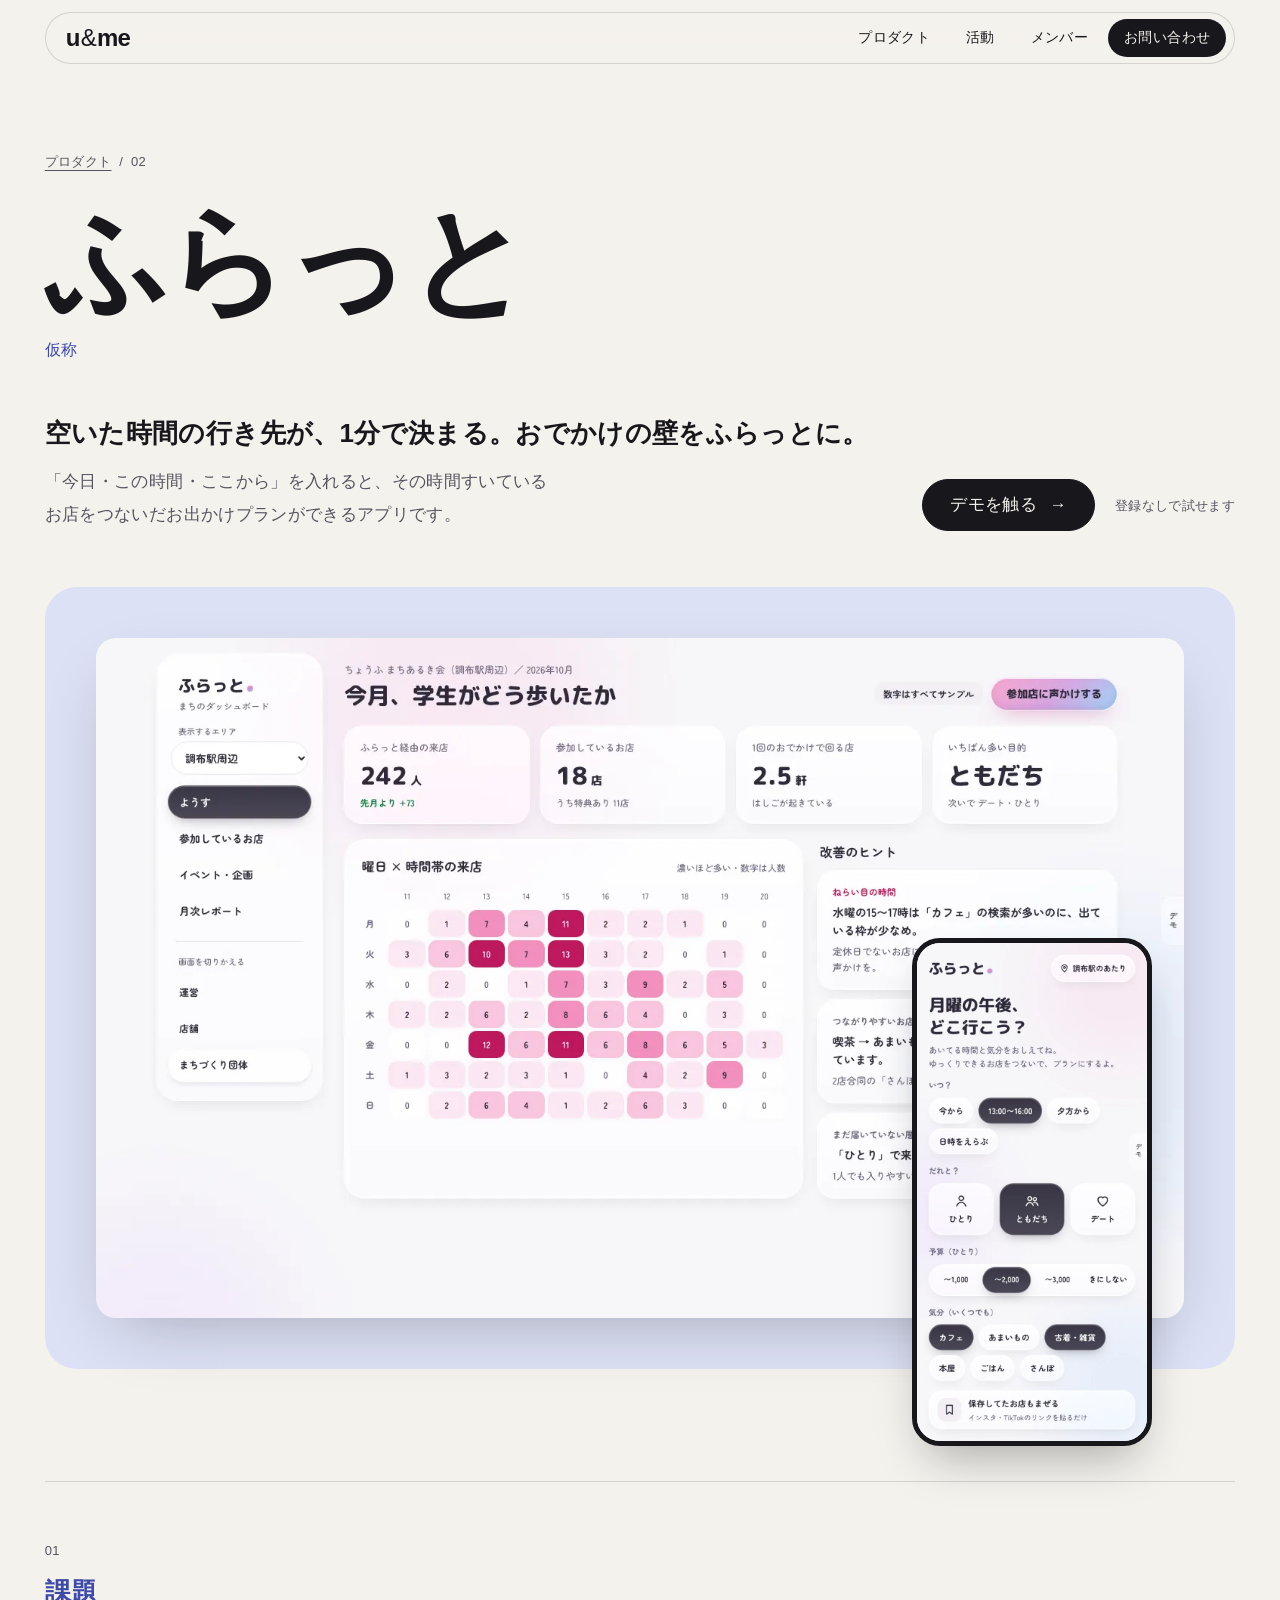
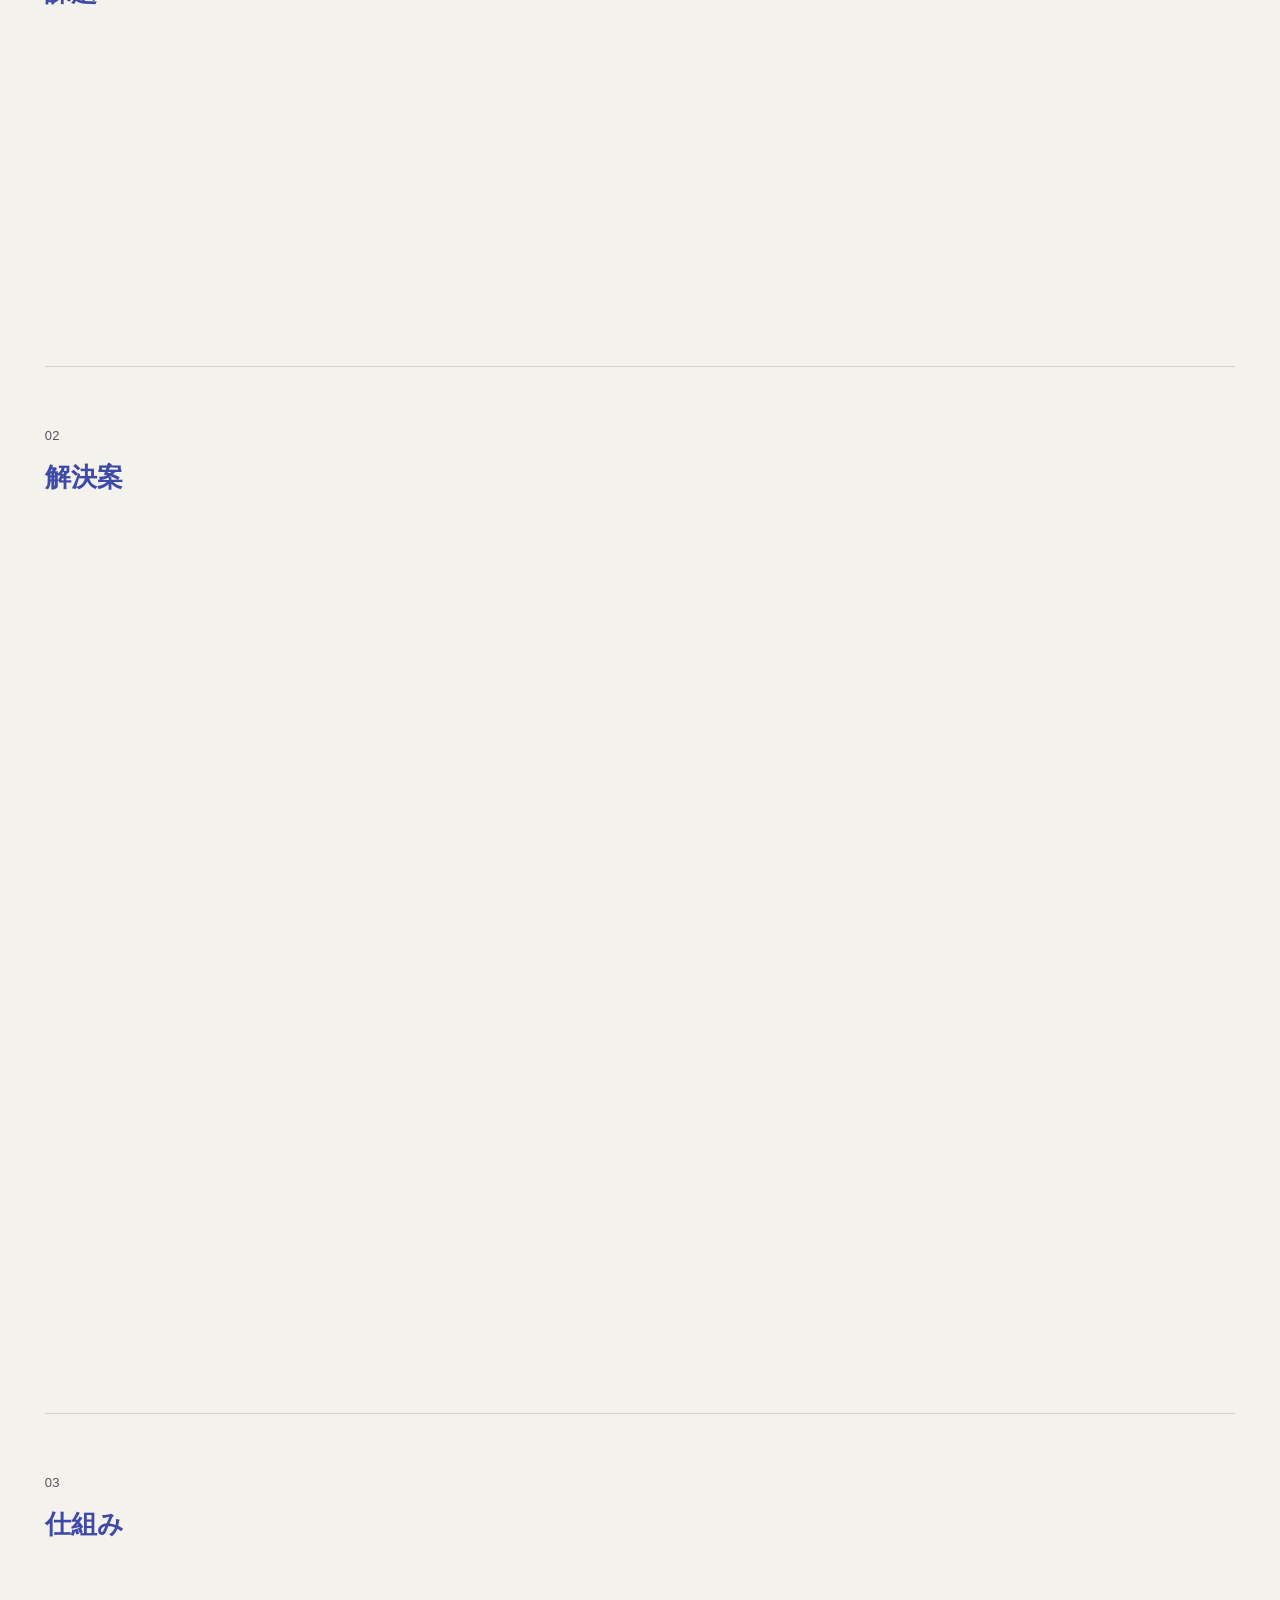
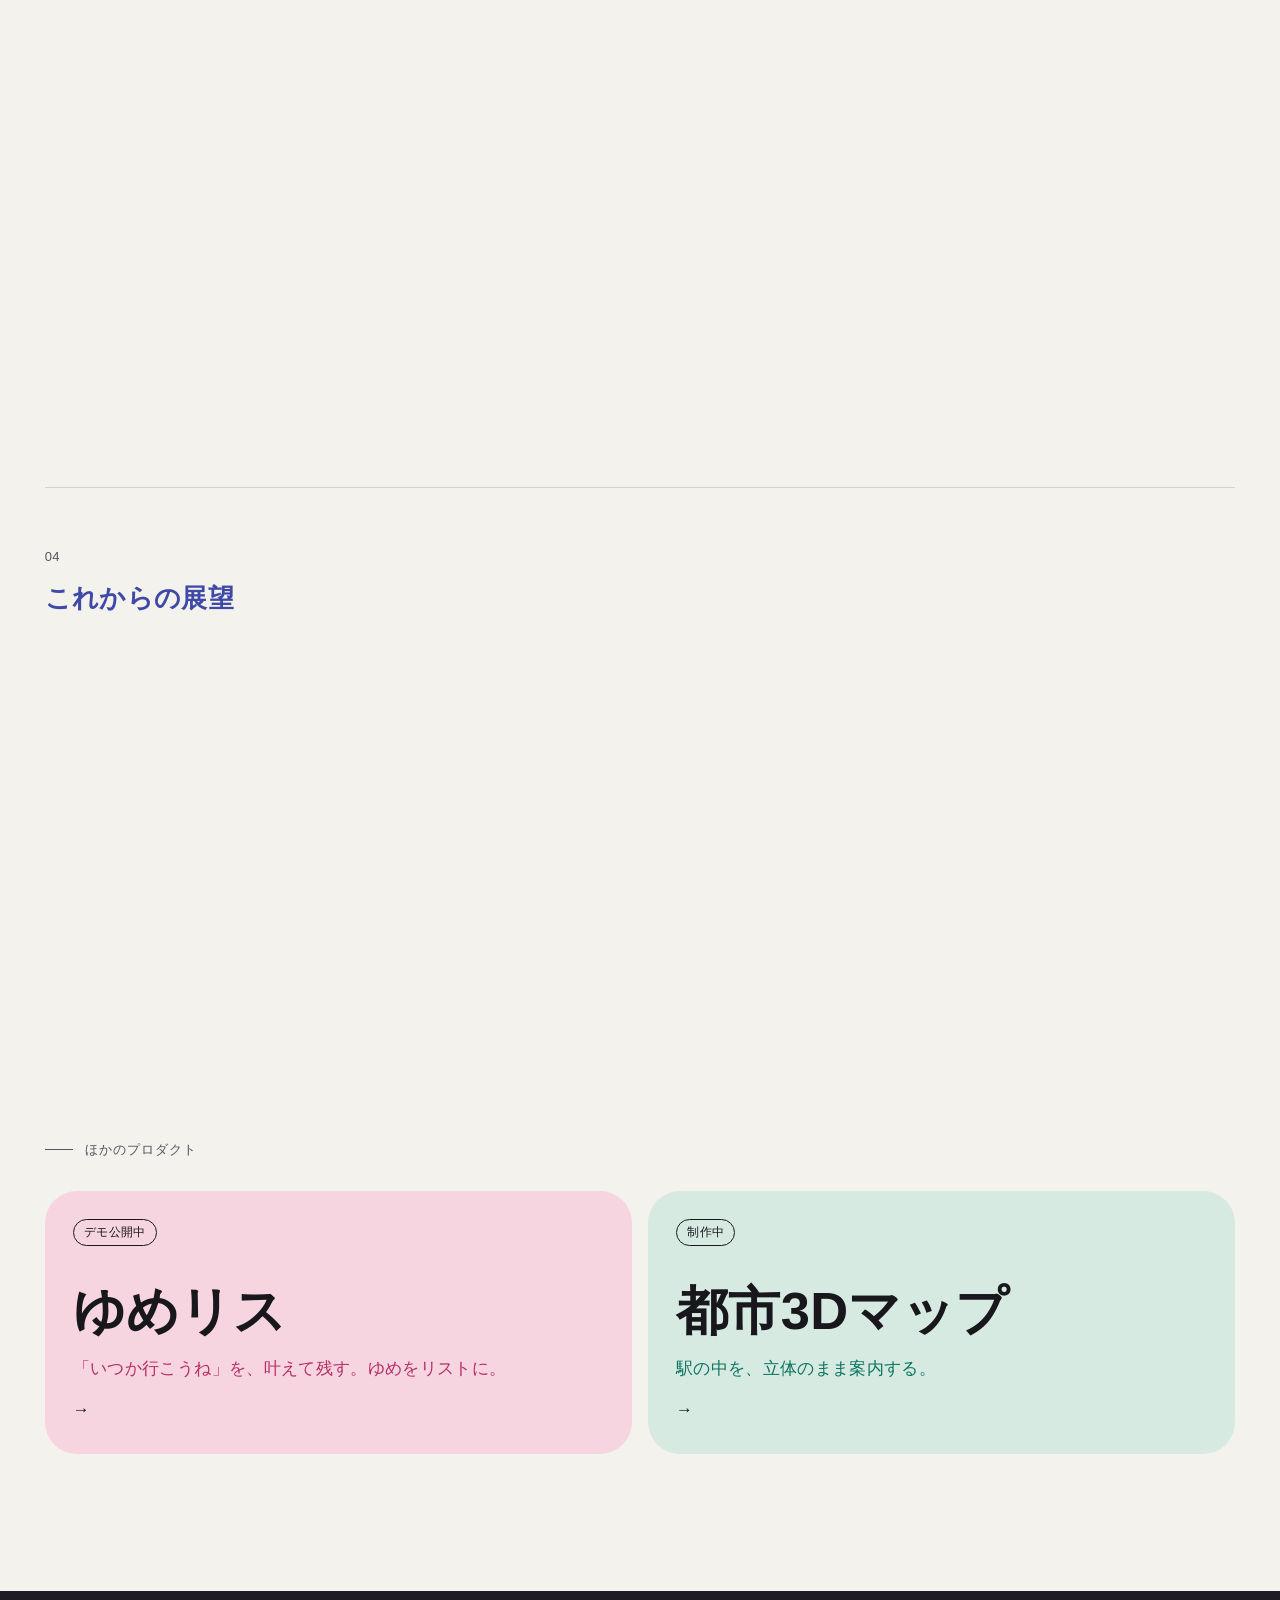
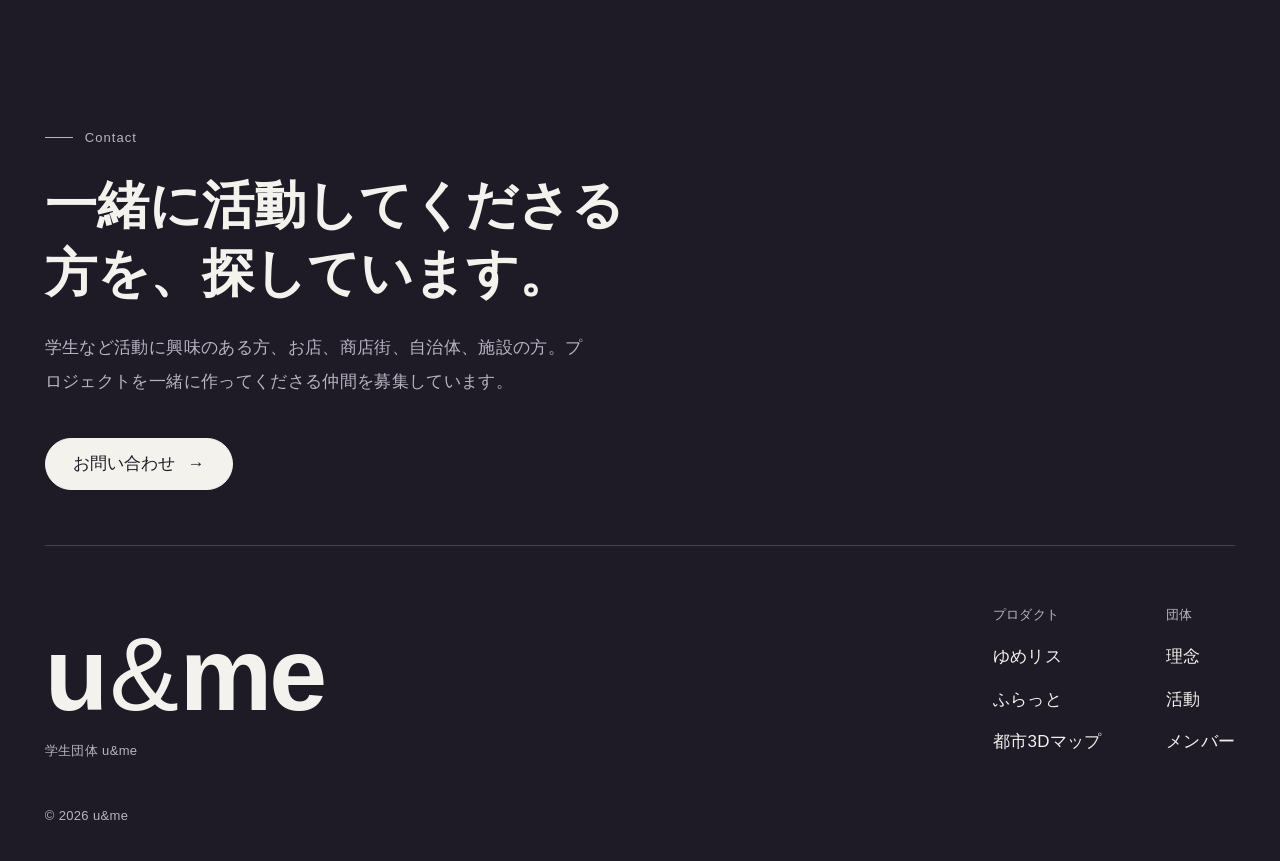
<file: products/furatto.html>
<!doctype html>
<html lang="ja">
  <head>
    <meta charset="utf-8" />
    <meta name="viewport" content="width=device-width, initial-scale=1" />
    <meta
      http-equiv="Content-Security-Policy"
      content="default-src 'self'; script-src 'self'; style-src 'self' https://fonts.googleapis.com; font-src https://fonts.gstatic.com; img-src 'self' data:; base-uri 'self'; object-src 'none'"
    />
    <title>ふらっと｜u&amp;me</title>
    <meta
      name="description"
      content="空いた時間の行き先が、1分で決まる。その時間すいているお店をつないで、お出かけプランにするアプリです。"
    />
    <meta property="og:type" content="article" />
    <meta property="og:title" content="ふらっと（仮）｜u&me" />
    <meta name="theme-color" content="#f4f2ed" />
    <link rel="icon" href="../assets/img/favicon.svg" type="image/svg+xml" />
    <link rel="preconnect" href="https://fonts.googleapis.com" />
    <link rel="preconnect" href="https://fonts.gstatic.com" crossorigin />
    <link
      rel="stylesheet"
      href="https://fonts.googleapis.com/css2?family=Bricolage+Grotesque:opsz,wght@12..96,300..700&family=Noto+Sans+JP:wght@400;500;700;900&display=swap"
    />
    <link rel="stylesheet" href="../assets/css/base.css" />
    <link rel="stylesheet" href="../assets/css/pages.css" />
    <script src="../assets/js/boot.js"></script>
  </head>
  <body data-root="../">
    <header class="site-header" id="site-header"></header>

    <main class="tone-furatto">
      <!-- ============ 紹介 ============ -->
      <section class="wrap" aria-labelledby="product-title">
        <p class="crumb"><a href="../index.html#products">プロダクト</a><span>/</span><span>02</span></p>
        <h1 class="product-hero__name" id="product-title">ふらっと<small>仮称</small></h1>
        <div class="product-hero__foot">
          <div>
            <p class="product-hero__catch">空いた時間の行き先が、1分で決まる。おでかけの壁をふらっとに。</p>
            <p class="product-hero__lead">
              「今日・この時間・ここから」を入れると、その時間すいているお店をつないだお出かけプランができるアプリです。
            </p>
          </div>
          <div class="product-hero__actions">
            <a class="button" href="https://1129kurakura.github.io/furatto-mvp/" target="_blank" rel="noopener">
              デモを触る <span class="arrow" aria-hidden="true">→</span>
            </a>
            <span class="product-hero__hint">登録なしで試せます</span>
          </div>
        </div>

        <figure class="product-visual" data-reveal>
          <img
            class="product-visual__wide"
            src="../assets/img/furatto-town.webp"
            alt="ふらっとの、まちづくり団体・商店街向けの画面"
            width="1440"
            height="900"
            fetchpriority="high"
          />
          <img class="phone" src="../assets/img/furatto-home.webp" alt="ふらっとの学生向けホーム画面" width="640" height="1386" />
        </figure>
      </section>

      <!-- ============ 課題・解決案・仕組み・展望 ============ -->
      <div class="wrap">
        <section class="chapter" aria-labelledby="problem-title">
          <div class="chapter__head">
            <span class="chapter__no">01</span>
            <p class="chapter__label">課題</p>
          </div>
          <div data-reveal>
            <h2 class="chapter__title" id="problem-title">時間はあるのに、行き先が決まらない。</h2>
            <div class="prose">
              <p>
                授業の合間や休日の午後、時間はあるのに、結局どこにも行かないことがあります。検索すればお店は見つかりますが、どこを組み合わせてどう回るかは、自分で決めなければならないからです。
              </p>
              <p>
                上京したばかりの学生は、そもそも街を知りません。一方でお店には、席が空いていて、もっと来てほしい時間帯があります。
              </p>
              <p>行ける時間と来てほしい時間が、うまく出会えていません。</p>
            </div>
          </div>
        </section>

        <section class="chapter" aria-labelledby="solution-title">
          <div class="chapter__head">
            <span class="chapter__no">02</span>
            <p class="chapter__label">解決案</p>
          </div>
          <div data-reveal>
            <h2 class="chapter__title" id="solution-title">探すのではなく、決めてくれる。</h2>
            <div class="prose">
              <p>
                ふらっとは、お店を検索するアプリではなく、予定を決めるアプリです。選択肢が多いほど人は動けなくなるので、最初から3つのプランに絞って出します。
              </p>
              <p>
                いつ、だれと、予算、気分を選ぶと、その時間にすいているお店をつないだプランができます。気に入ったら、そのままLINEで友だちを誘えます。
              </p>
              <p>お店がすることは、「来てほしい時間」を出すことだけです。</p>
            </div>
            <figure class="figure figure--pair chapter__extra">
              <img
                src="../assets/img/furatto-home.webp"
                alt="いつ・だれと・予算・気分を選ぶ画面"
                width="640"
                height="1386"
                loading="lazy"
              />
              <img
                src="../assets/img/furatto-plans.webp"
                alt="3つのプランが表示された画面"
                width="640"
                height="1386"
                loading="lazy"
              />
            </figure>
          </div>
        </section>

        <section class="chapter" aria-labelledby="how-title">
          <div class="chapter__head">
            <span class="chapter__no">03</span>
            <p class="chapter__label">仕組み</p>
          </div>
          <div data-reveal>
            <h2 class="chapter__title" id="how-title">学生、お店、まち。立場ごとに画面がある。</h2>
            <div class="prose">
              <p>
                ふらっとは、使う立場ごとに別の画面を持っています。同じ一回の来店でも、知りたいことが立場によって違うからです。
              </p>
              <p>
                学生はプランを選び、お店でチェックインします。その記録が、お店には時間帯ごとの効果として、商店街やまちづくり団体にはエリア全体の人の動きとして届きます。
              </p>
              <p>
                一つの行動を、三者それぞれの役に立つ形で返す。これがふらっとの仕組みです。なお、デモではAIを使わず、決まったルールでプランを組んでいます。
              </p>
            </div>
            <ul class="facts facts--four chapter__extra">
              <li class="fact">
                <h3 class="fact__title">学生</h3>
                <p class="fact__text">空き時間の行き先を決めて、友だちを誘う。</p>
              </li>
              <li class="fact">
                <h3 class="fact__title">お店</h3>
                <p class="fact__text">来てほしい時間と特典を出し、効果を振り返る。</p>
              </li>
              <li class="fact">
                <h3 class="fact__title">商店街・団体</h3>
                <p class="fact__text">エリアに若い人が来ているかを確かめる。</p>
              </li>
              <li class="fact">
                <h3 class="fact__title">運営</h3>
                <p class="fact__text">全体の状況を見て、お店や団体に提案する。</p>
              </li>
            </ul>
          </div>
        </section>

        <section class="chapter" aria-labelledby="future-title">
          <div class="chapter__head">
            <span class="chapter__no">04</span>
            <p class="chapter__label">これからの展望</p>
          </div>
          <div data-reveal>
            <h2 class="chapter__title" id="future-title">一つの街で、実際に試す。</h2>
            <div class="prose">
              <p>
                次の一歩は、実在のお店と学生に使ってもらうことです。いまは架空の店舗データで動くデモで、本当に役に立つかは、現場で試さないと分からないからです。
              </p>
              <p>
                まず一つのエリアで、協力してくれるお店を探します。集まった利用の記録は、プランの精度を上げることと、お店や団体への改善の提案に生かします。
              </p>
              <p>小さく始めて、うまくいった形をほかの街へ広げていきます。</p>
            </div>
            <p class="note">
              「ふらっと」は仮称です。公開中のデモに登場する店名・団体名・数字は、すべて架空のサンプルです。
            </p>
          </div>
        </section>
      </div>

      <!-- ============ ほかのプロダクト（中身は assets/js/site-data.js の products） ============ -->
      <section class="others wrap" aria-labelledby="others-title">
        <p class="label" id="others-title">ほかのプロダクト</p>
        <ul class="others__list" data-other-products="furatto"></ul>
      </section>
    </main>

    <footer class="site-footer" id="site-footer"></footer>

    <script src="../assets/js/site-data.js"></script>
    <script src="../assets/js/site.js"></script>
  </body>
</html>
</file>
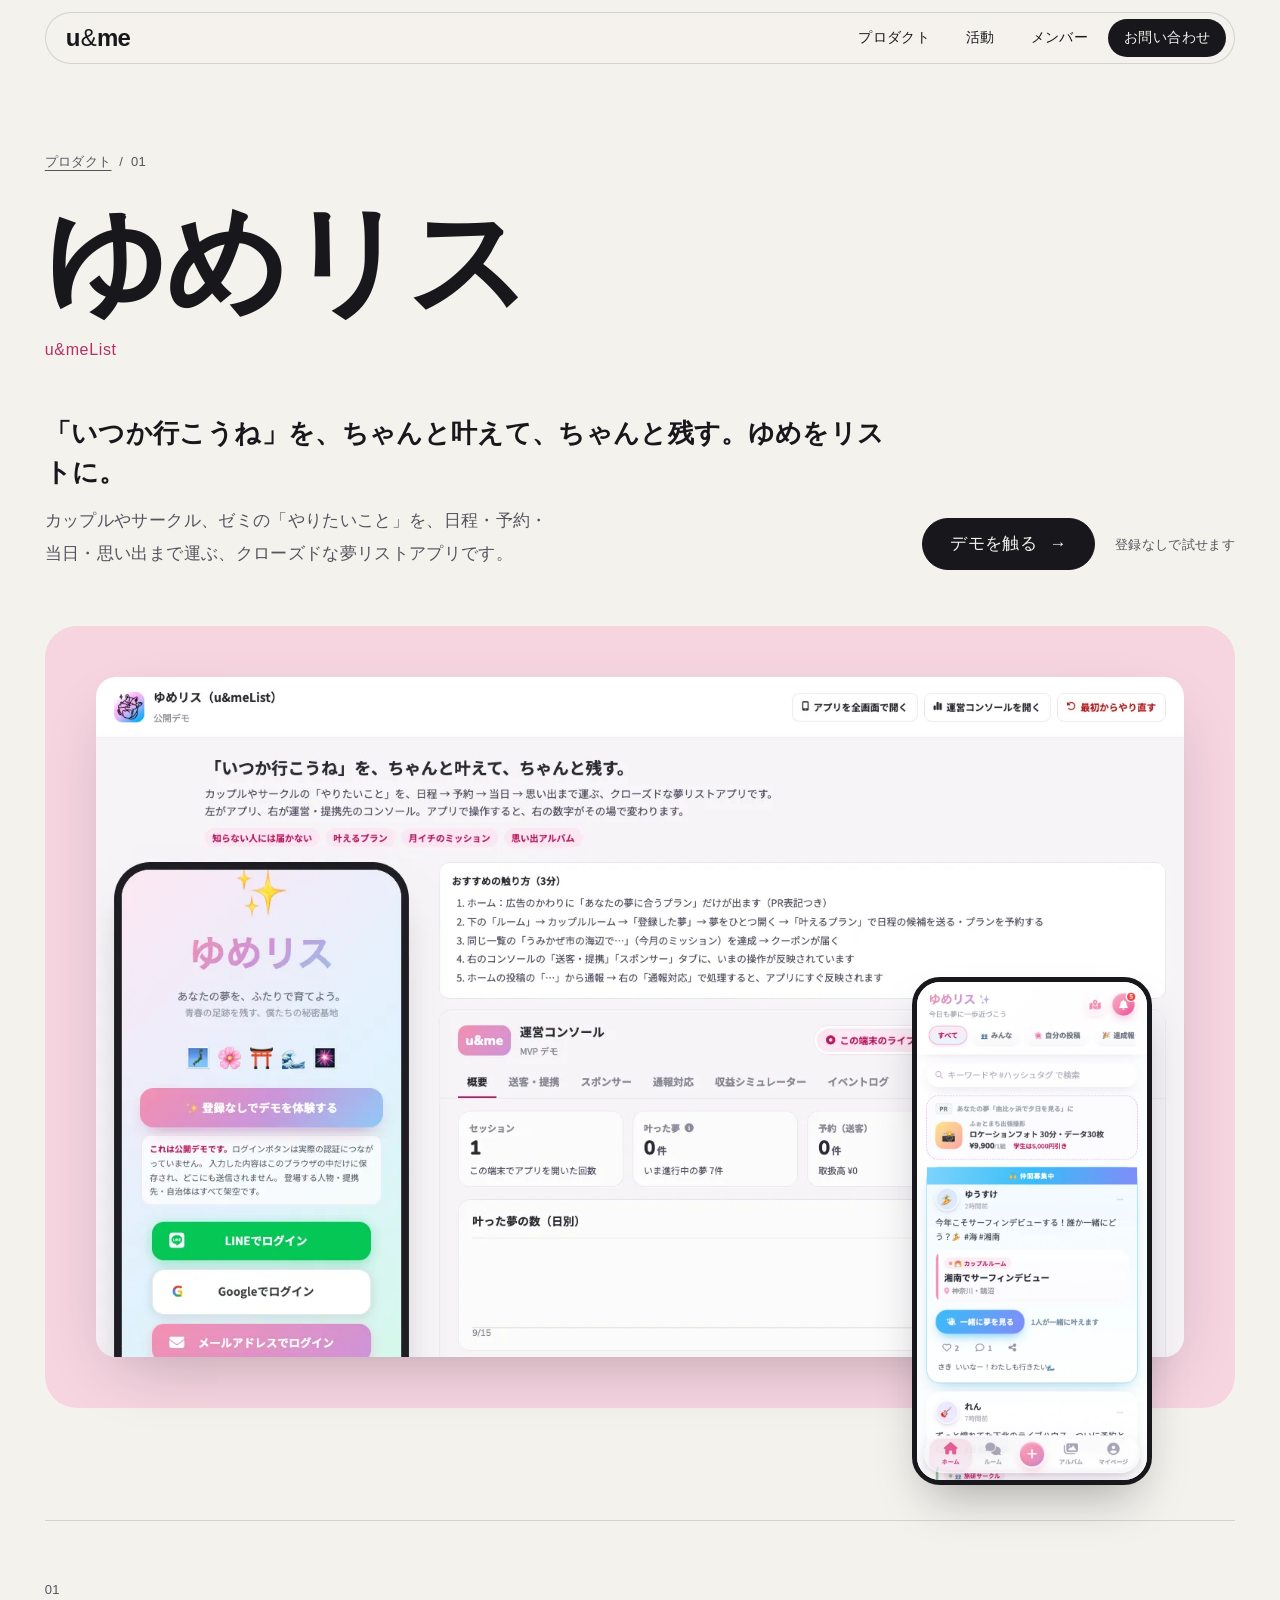
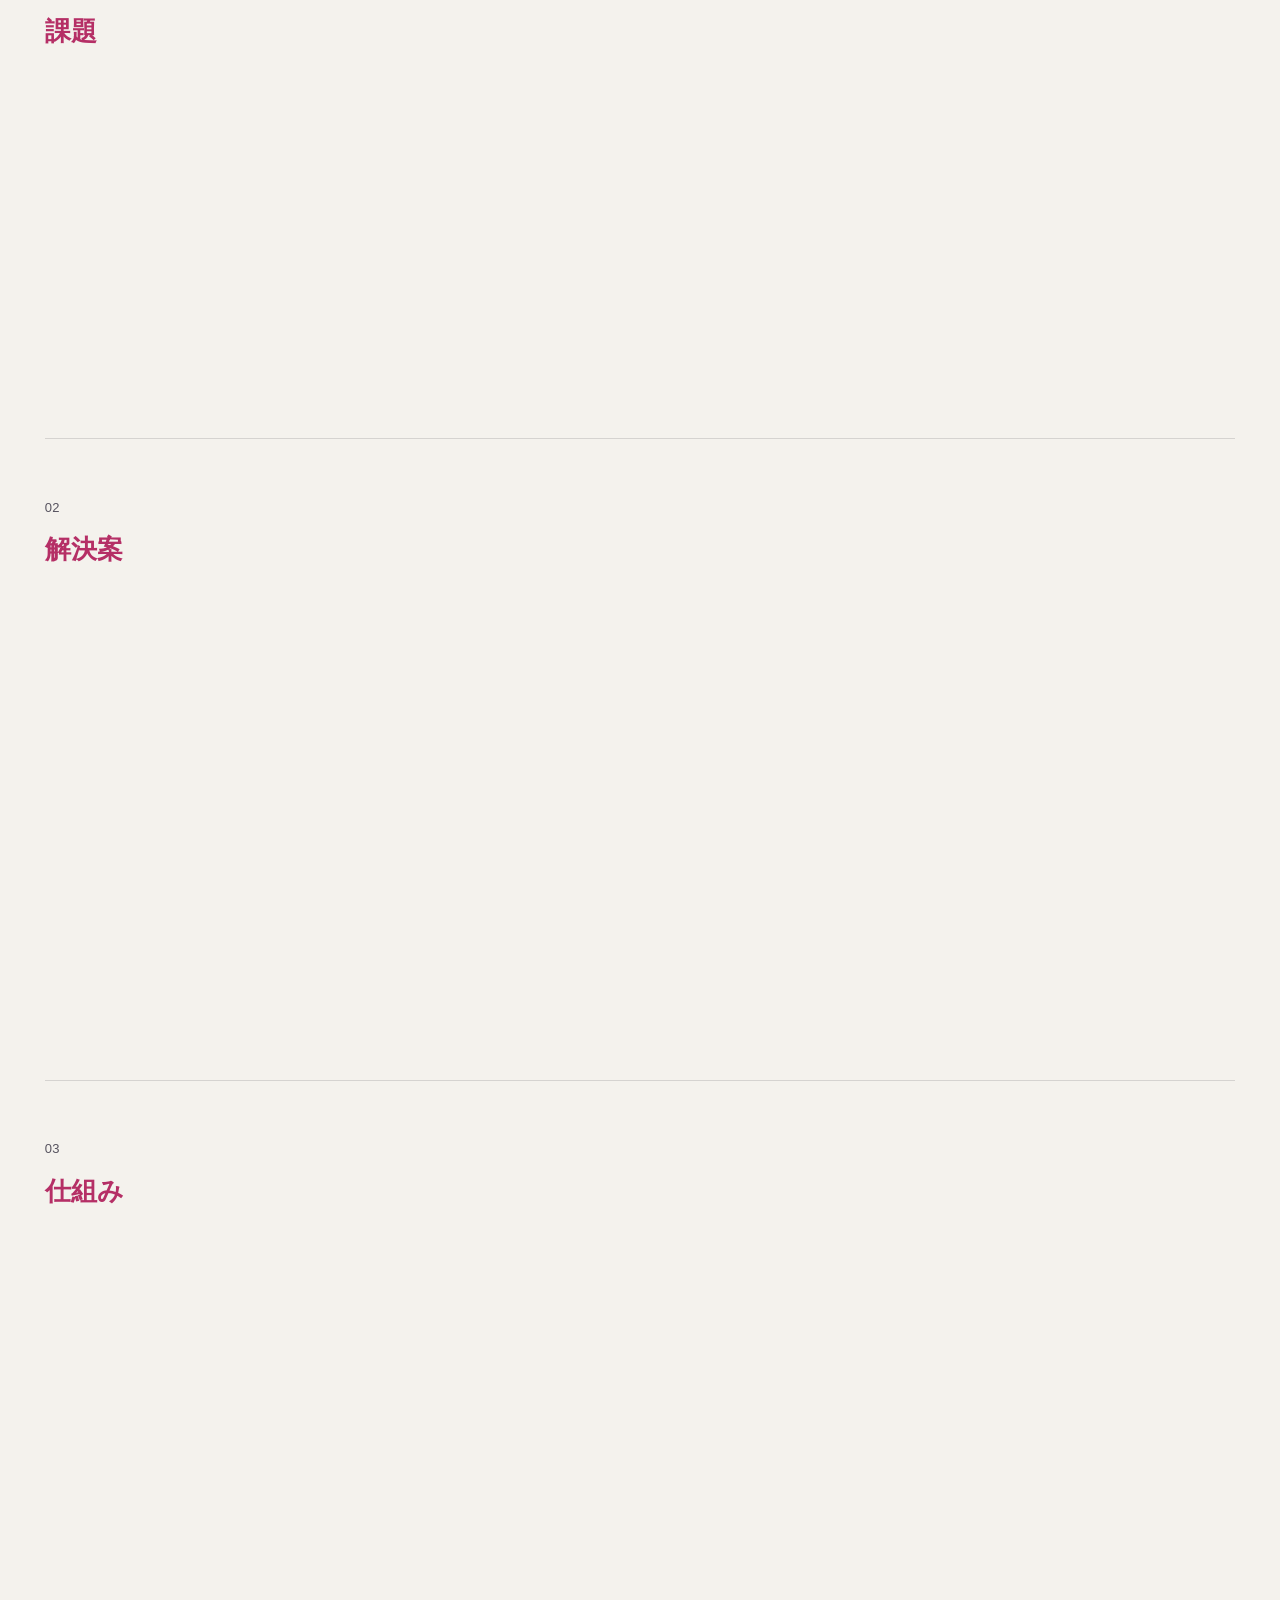
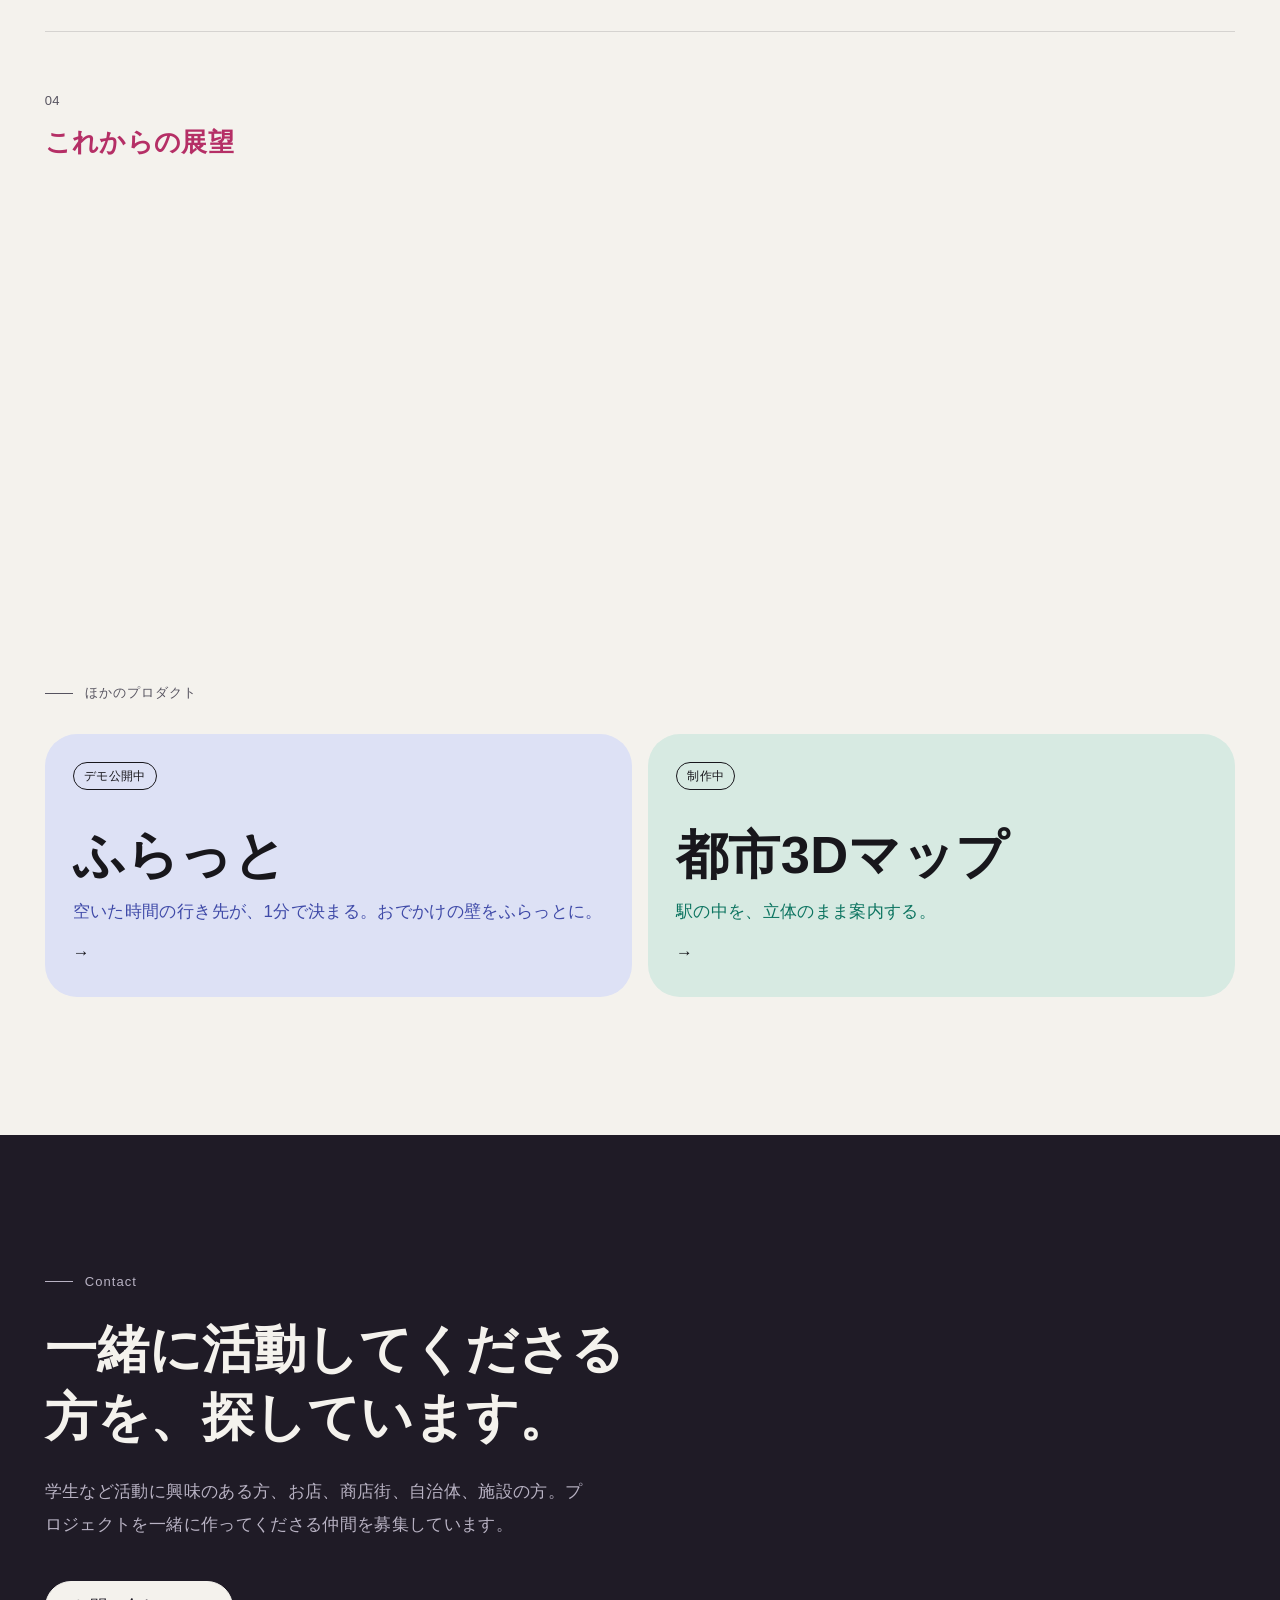
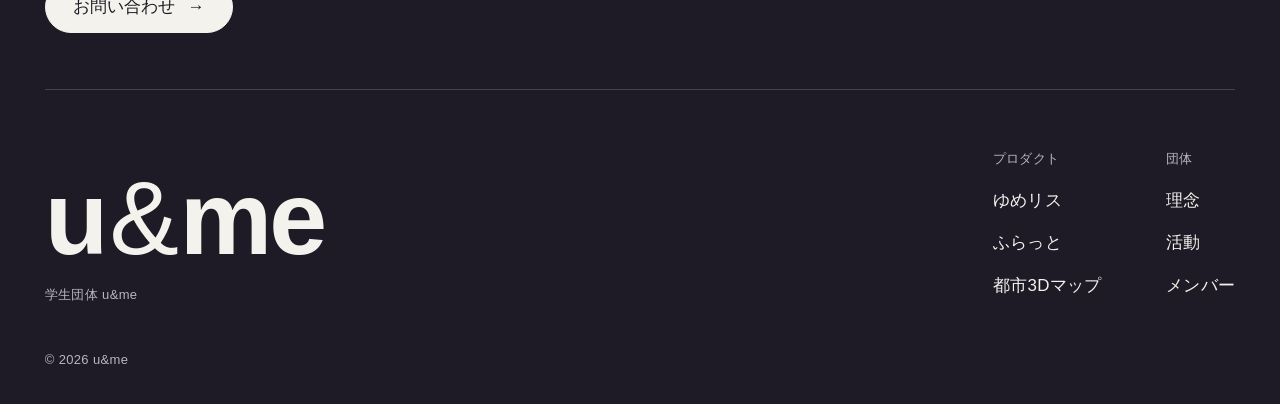
<file: products/yumelist.html>
<!doctype html>
<html lang="ja">
  <head>
    <meta charset="utf-8" />
    <meta name="viewport" content="width=device-width, initial-scale=1" />
    <meta
      http-equiv="Content-Security-Policy"
      content="default-src 'self'; script-src 'self'; style-src 'self' https://fonts.googleapis.com; font-src https://fonts.gstatic.com; img-src 'self' data:; base-uri 'self'; object-src 'none'"
    />
    <title>ゆめリス（u&amp;meList）｜u&amp;me</title>
    <meta
      name="description"
      content="「いつか行こうね」を、ちゃんと叶えて、ちゃんと残す。ゆめをリストに。カップルやサークルのための、クローズドな夢リストアプリです。"
    />
    <meta property="og:type" content="article" />
    <meta property="og:title" content="ゆめリス（u&meList）｜u&me" />
    <meta name="theme-color" content="#f4f2ed" />
    <link rel="icon" href="../assets/img/favicon.svg" type="image/svg+xml" />
    <link rel="preconnect" href="https://fonts.googleapis.com" />
    <link rel="preconnect" href="https://fonts.gstatic.com" crossorigin />
    <link
      rel="stylesheet"
      href="https://fonts.googleapis.com/css2?family=Bricolage+Grotesque:opsz,wght@12..96,300..700&family=Noto+Sans+JP:wght@400;500;700;900&display=swap"
    />
    <link rel="stylesheet" href="../assets/css/base.css" />
    <link rel="stylesheet" href="../assets/css/pages.css" />
    <script src="../assets/js/boot.js"></script>
  </head>
  <body data-root="../">
    <header class="site-header" id="site-header"></header>

    <main class="tone-yume">
      <!-- ============ 紹介 ============ -->
      <section class="wrap" aria-labelledby="product-title">
        <p class="crumb"><a href="../index.html#products">プロダクト</a><span>/</span><span>01</span></p>
        <h1 class="product-hero__name" id="product-title">ゆめリス<small>u&amp;meList</small></h1>
        <div class="product-hero__foot">
          <div>
            <p class="product-hero__catch">「いつか行こうね」を、ちゃんと叶えて、ちゃんと残す。ゆめをリストに。</p>
            <p class="product-hero__lead">
              カップルやサークル、ゼミの「やりたいこと」を、日程・予約・当日・思い出まで運ぶ、クローズドな夢リストアプリです。
            </p>
          </div>
          <div class="product-hero__actions">
            <a class="button" href="https://1129kurakura.github.io/umelist-demo/" target="_blank" rel="noopener">
              デモを触る <span class="arrow" aria-hidden="true">→</span>
            </a>
            <span class="product-hero__hint">登録なしで試せます</span>
          </div>
        </div>

        <figure class="product-visual" data-reveal>
          <img
            class="product-visual__wide"
            src="../assets/img/yume-console.webp"
            alt="ゆめリスのデモ画面。左にアプリ、右に運営コンソールが並んでいる"
            width="1440"
            height="900"
            fetchpriority="high"
          />
          <img class="phone" src="../assets/img/yume-home.webp" alt="ゆめリスのホーム画面" width="640" height="1386" />
        </figure>
      </section>

      <!-- ============ 課題・解決案・仕組み・展望 ============ -->
      <div class="wrap">
        <section class="chapter" aria-labelledby="problem-title">
          <div class="chapter__head">
            <span class="chapter__no">01</span>
            <p class="chapter__label">課題</p>
          </div>
          <div data-reveal>
            <h2 class="chapter__title" id="problem-title">約束は、日程と予約のところで止まる。</h2>
            <div class="prose">
              <p>
                行きたい場所は増えていくのに、実際に行けるのはごく一部です。足りないのは気持ちではなく、日程を合わせて予約を取るまでの段取りだと、私たちは考えています。
              </p>
              <p>
                カップルなら、行きたい場所はLINEやInstagramの保存、メモに散らばったまま、記念日の直前に慌てます。サークルなら、企画はいつも言い出した人の負担になります。
              </p>
              <p>「行きたい」と「行った」の間を埋める場所が、いまはありません。</p>
            </div>
          </div>
        </section>

        <section class="chapter" aria-labelledby="solution-title">
          <div class="chapter__head">
            <span class="chapter__no">02</span>
            <p class="chapter__label">解決案</p>
          </div>
          <div data-reveal>
            <h2 class="chapter__title" id="solution-title">夢ごとに、次にやることを一つだけ見せる。</h2>
            <div class="prose">
              <p>
                ゆめリスは、夢を登録したあとの段取りを引き受けます。やることが一つに絞られていれば、人は動きやすいからです。
              </p>
              <p>
                日程の候補をルームに送ると、メンバーがリアクションで投票します。日が決まったら、その夢に合うプランをそのまま予約できます。叶えたあとは、写真とひとことでアルバムに残ります。
              </p>
              <p>立てる、叶える、残す。この3つを、一つのアプリの中でつなぎます。</p>
            </div>
            <ol class="facts chapter__extra">
              <li class="fact">
                <h3 class="fact__title">立てる</h3>
                <p class="fact__text">やりたいことを、ルームの夢リストに登録する。</p>
              </li>
              <li class="fact">
                <h3 class="fact__title">叶える</h3>
                <p class="fact__text">日程を投票で決めて、合うプランを予約する。</p>
              </li>
              <li class="fact">
                <h3 class="fact__title">残す</h3>
                <p class="fact__text">写真とひとことで、思い出アルバムにする。</p>
              </li>
            </ol>
          </div>
        </section>

        <section class="chapter" aria-labelledby="how-title">
          <div class="chapter__head">
            <span class="chapter__no">03</span>
            <p class="chapter__label">仕組み</p>
          </div>
          <div data-reveal>
            <h2 class="chapter__title" id="how-title">知っている人にだけ届く、閉じた場所。</h2>
            <div class="prose">
              <p>
                公開範囲は「友達」「ルーム内」「自分だけ」の3段階だけです。やりたいことは、知らない人に見られないほうが正直に書けるからです。
              </p>
              <p>
                ルームは個人・カップル・グループごとに分かれ、それぞれに夢リストとトークがあります。毎月1日にはお題が届き、自治体や企業が提供するお題は、達成すると特典がつきます。投稿は送る前に自動で確認し、通報は運営が24時間以内に対応します。
              </p>
              <p>
                収益は広告ではなく、予約の送客とお題の提供から得る設計です。使う人の「叶えたい」と、事業の利益が同じ方向を向くようにしています。
              </p>
            </div>
          </div>
        </section>

        <section class="chapter" aria-labelledby="future-title">
          <div class="chapter__head">
            <span class="chapter__no">04</span>
            <p class="chapter__label">これからの展望</p>
          </div>
          <div data-reveal>
            <h2 class="chapter__title" id="future-title">まずは身近なサークルで、確かめる。</h2>
            <div class="prose">
              <p>
                次の一歩は、実際のグループで使ってもらうことです。いまのデモはデータがブラウザの中だけに保存される試作で、ほかの人とつながることができないからです。
              </p>
              <p>
                サーバーを用意したうえで、身近なサークルで試験的に運用します。日程の候補を送った夢がどれだけ叶ったかを見て、仮説が合っているかを確かめます。
              </p>
              <p>その結果をもとに、プランやお題を一緒につくる提携先を探していきます。</p>
            </div>
            <p class="note">
              公開中のデモに登場する人物・提携先・自治体・店舗は、すべて架空です。ログイン、予約、課金は画面の再現のみで、実際には行われません。
            </p>
          </div>
        </section>
      </div>

      <!-- ============ ほかのプロダクト（中身は assets/js/site-data.js の products） ============ -->
      <section class="others wrap" aria-labelledby="others-title">
        <p class="label" id="others-title">ほかのプロダクト</p>
        <ul class="others__list" data-other-products="yumelist"></ul>
      </section>
    </main>

    <footer class="site-footer" id="site-footer"></footer>

    <script src="../assets/js/site-data.js"></script>
    <script src="../assets/js/site.js"></script>
  </body>
</html>
</file>
<file: assets/css/base.css>
/* ============================================================
   共通スタイル：色・文字・余白の決まりと、全ページで使う部品
   色を変えたいときは、下の :root の値だけを直します。
   ============================================================ */

:root {
  /* 色 */
  --paper: #f4f2ed;
  --paper-deep: #e9e6de;
  --ink: #18171c;
  --ink-soft: #56535f;
  --line: rgba(24, 23, 28, 0.14);
  --night: #1f1b26;
  --night-soft: #b9b3c4;
  --night-line: rgba(244, 242, 237, 0.18);

  /* プロダクトごとの色（淡い面の色 / 文字に使う濃い色） */
  --yume: #f6d5e1;
  --yume-deep: #b52f66;
  --furatto: #dde1f5;
  --furatto-deep: #3f4aa8;
  --city3d: #d7eae2;
  --city3d-deep: #0c7460;

  /* 文字 */
  --font-jp: 'Noto Sans JP', 'Hiragino Kaku Gothic ProN', 'Yu Gothic', sans-serif;
  --font-latin: 'Bricolage Grotesque', 'Noto Sans JP', sans-serif;
  --text-small: 0.8125rem;
  --text-base: clamp(0.9375rem, 0.9rem + 0.2vw, 1.0625rem);
  --text-lead: clamp(1.0625rem, 0.98rem + 0.45vw, 1.3125rem);
  --text-h3: clamp(1.25rem, 1.1rem + 0.7vw, 1.625rem);
  --text-h2: clamp(1.75rem, 1.2rem + 2.6vw, 3.5rem);
  --text-hero: clamp(2.25rem, 0.4rem + 9.2vw, 8rem);

  /* 余白 */
  --gutter: clamp(1rem, 0.4rem + 3vw, 3rem);
  --space-section: clamp(4.5rem, 3rem + 7vw, 10rem);
  --space-block: clamp(2rem, 1.4rem + 2.6vw, 4rem);
  --wrap: 82rem;

  /* 形と動き */
  --radius-s: 0.5rem;
  --radius-m: 1.25rem;
  --radius-l: 2rem;
  --duration-fast: 160ms;
  --duration-normal: 420ms;
  --duration-slow: 800ms;
  --ease-out: cubic-bezier(0.16, 1, 0.3, 1);

  --header-height: 4.5rem;
}

*,
*::before,
*::after {
  box-sizing: border-box;
}

html {
  scroll-behavior: smooth;
  scroll-padding-top: calc(var(--header-height) + 1rem);
  -webkit-text-size-adjust: 100%;
}

body {
  margin: 0;
  background: var(--paper);
  color: var(--ink);
  font-family: var(--font-jp);
  font-size: var(--text-base);
  font-weight: 400;
  line-height: 1.95;
  letter-spacing: 0.02em;
  -webkit-font-smoothing: antialiased;
  overflow-x: clip;
}

h1,
h2,
h3,
p,
ul,
ol,
figure {
  margin: 0;
}

ul,
ol {
  padding: 0;
  list-style: none;
}

h1,
h2,
h3 {
  font-weight: 700;
  line-height: 1.35;
  letter-spacing: 0;
  font-feature-settings: 'palt';
  /* 見出しは文節の切れ目で折り返し、行の長さをそろえる */
  word-break: auto-phrase;
  text-wrap: balance;
}

img {
  display: block;
  max-width: 100%;
  height: auto;
}

a {
  color: inherit;
  text-decoration: none;
}

button {
  font: inherit;
  color: inherit;
  cursor: pointer;
}

:focus-visible {
  outline: 2px solid var(--ink);
  outline-offset: 3px;
  border-radius: 4px;
}

::selection {
  background: var(--ink);
  color: var(--paper);
}

.wrap {
  width: min(100% - var(--gutter) * 2, var(--wrap));
  margin-inline: auto;
}

.visually-hidden {
  position: absolute;
  width: 1px;
  height: 1px;
  overflow: hidden;
  clip-path: inset(50%);
  white-space: nowrap;
}

/* 小さな英字ラベル（About / Products など） */
.label {
  display: flex;
  align-items: center;
  gap: 0.75rem;
  font-family: var(--font-latin);
  font-size: var(--text-small);
  font-weight: 500;
  letter-spacing: 0.08em;
  line-height: 1.4;
  color: var(--ink-soft);
}

.label::before {
  content: '';
  width: 1.75rem;
  height: 1px;
  background: currentColor;
}

.label--light {
  color: var(--night-soft);
}

.arrow {
  display: inline-block;
  font-family: var(--font-latin);
  transition: transform var(--duration-normal) var(--ease-out);
}

a:hover .arrow,
button:hover .arrow {
  transform: translateX(0.3em);
}

.chip {
  display: inline-block;
  padding: 0.3em 0.85em;
  border: 1px solid currentColor;
  border-radius: 99rem;
  font-size: 0.75rem;
  font-weight: 500;
  line-height: 1.5;
  white-space: nowrap;
}

/* ---------- ボタン ---------- */

.button {
  display: inline-flex;
  align-items: center;
  gap: 0.75em;
  min-height: 3.25rem;
  padding: 0.6em 1.6em;
  border: 1px solid var(--ink);
  border-radius: 99rem;
  background: var(--ink);
  color: var(--paper);
  font-weight: 500;
  line-height: 1.4;
  transition:
    background-color var(--duration-fast) ease,
    color var(--duration-fast) ease,
    transform var(--duration-fast) ease;
}

.button:hover {
  background: transparent;
  color: var(--ink);
}

.button:active {
  transform: scale(0.97);
}

.button--ghost {
  background: transparent;
  color: var(--ink);
}

.button--ghost:hover {
  background: var(--ink);
  color: var(--paper);
}

.button--light {
  border-color: var(--paper);
  background: var(--paper);
  color: var(--night);
}

.button--light:hover {
  background: transparent;
  color: var(--paper);
}

.button[aria-disabled='true'] {
  border-color: var(--line);
  background: transparent;
  color: var(--ink-soft);
  pointer-events: none;
}

/* ---------- ヘッダー ---------- */

.site-header {
  position: fixed;
  inset: 0 0 auto;
  z-index: 20;
  padding: 0.75rem var(--gutter) 0;
  pointer-events: none;
}

.site-header__bar {
  display: flex;
  align-items: center;
  justify-content: space-between;
  gap: 1rem;
  width: min(100%, var(--wrap));
  min-height: 3.25rem;
  margin-inline: auto;
  padding: 0.25rem 0.5rem 0.25rem 1.25rem;
  border: 1px solid var(--line);
  border-radius: 99rem;
  background: rgba(244, 242, 237, 0.82);
  backdrop-filter: blur(14px) saturate(140%);
  -webkit-backdrop-filter: blur(14px) saturate(140%);
  pointer-events: auto;
}

.logo {
  font-family: var(--font-latin);
  font-size: 1.5rem;
  font-weight: 700;
  letter-spacing: -0.03em;
  line-height: 1;
}

.logo__amp {
  font-weight: 300;
  margin-inline: 0.04em;
}

.nav__list {
  display: flex;
  align-items: center;
  gap: 0.25rem;
}

.nav__list a {
  display: block;
  padding: 0.55rem 1rem;
  border-radius: 99rem;
  font-size: 0.875rem;
  font-weight: 500;
  line-height: 1.4;
  transition: background-color var(--duration-fast) ease;
}

.nav__list a:hover {
  background: var(--paper-deep);
}

.nav__list li:last-child a {
  background: var(--ink);
  color: var(--paper);
}

.nav__list li:last-child a:hover {
  background: var(--ink-soft);
}

.nav__toggle {
  display: none;
  min-height: 2.75rem;
  padding: 0 1.1rem;
  border: 0;
  border-radius: 99rem;
  background: var(--ink);
  color: var(--paper);
  font-size: 0.875rem;
  font-weight: 500;
}

@media (max-width: 47.99rem) {
  .site-header__bar {
    flex-wrap: wrap;
    border-radius: 1.75rem;
  }

  .nav {
    display: contents;
  }

  .nav__toggle {
    display: block;
  }

  .nav__list {
    display: none;
    flex: 1 0 100%;
    flex-direction: column;
    align-items: stretch;
    gap: 0;
    padding: 0.5rem 0 0.75rem;
  }

  .site-header.is-open .nav__list {
    display: flex;
  }

  .nav__list a,
  .nav__list li:last-child a {
    padding: 0.9rem 0.75rem;
    border-top: 1px solid var(--line);
    border-radius: 0;
    background: none;
    color: var(--ink);
    font-size: 1rem;
  }
}

/* ---------- お問い合わせ・フッター ---------- */

.site-footer {
  margin-top: var(--space-section);
  background: var(--night);
  color: var(--paper);
}

.contact {
  padding-block: var(--space-section) var(--space-block);
}

.contact__inner {
  display: grid;
  gap: 1.5rem;
  justify-items: start;
}

.contact__title {
  max-width: 18em;
  font-size: var(--text-h2);
  line-height: 1.3;
}

.contact__text {
  max-width: 32em;
  color: var(--night-soft);
}

.contact__actions {
  display: flex;
  flex-wrap: wrap;
  gap: 0.75rem;
  margin-top: 1rem;
}

.footer__inner {
  display: grid;
  gap: 2.5rem;
  padding-block: var(--space-block) 2rem;
  border-top: 1px solid var(--night-line);
}

.logo--footer {
  font-size: clamp(3rem, 2rem + 6vw, 6.5rem);
}

.footer__note {
  margin-top: 0.75rem;
  font-size: var(--text-small);
  color: var(--night-soft);
}

.footer__nav {
  display: flex;
  flex-wrap: wrap;
  gap: 2rem 4rem;
}

.footer__heading {
  margin-bottom: 0.5rem;
  font-size: var(--text-small);
  color: var(--night-soft);
}

.footer__nav a {
  display: inline-block;
  padding-block: 0.3rem;
  background: linear-gradient(currentColor, currentColor) 0 100% / 0 1px no-repeat;
  transition: background-size var(--duration-normal) var(--ease-out);
}

.footer__nav a:hover {
  background-size: 100% 1px;
}

.footer__copy {
  font-family: var(--font-latin);
  font-size: var(--text-small);
  color: var(--night-soft);
}

@media (min-width: 48rem) {
  .footer__inner {
    grid-template-columns: 1fr auto;
    align-items: end;
  }

  .footer__copy {
    grid-column: 1 / -1;
  }
}

/* ---------- 準備中のお知らせ ---------- */

.dialog {
  width: min(100% - 2rem, 28rem);
  padding: 2.25rem 2rem 2rem;
  border: 0;
  border-radius: var(--radius-l);
  background: var(--paper);
  color: var(--ink);
  box-shadow: 0 2rem 5rem rgba(24, 23, 28, 0.3);
}

.dialog::backdrop {
  background: rgba(31, 27, 38, 0.55);
  backdrop-filter: blur(4px);
}

.dialog[open] {
  animation: dialog-in var(--duration-normal) var(--ease-out);
}

.dialog__label {
  font-family: var(--font-latin);
  font-size: var(--text-small);
  letter-spacing: 0.08em;
  color: var(--ink-soft);
}

.dialog__title {
  margin-top: 0.5rem;
  font-size: var(--text-h3);
}

.dialog__text {
  margin-block: 0.75rem 1.75rem;
  color: var(--ink-soft);
}

@keyframes dialog-in {
  from {
    opacity: 0;
    transform: translateY(1rem) scale(0.98);
  }
}

/* ---------- スクロールで現れる演出（JavaScript が動くときだけ） ---------- */

.js [data-reveal] {
  opacity: 0;
  transform: translateY(1.5rem);
  transition:
    opacity var(--duration-slow) var(--ease-out),
    transform var(--duration-slow) var(--ease-out);
}

.js [data-reveal].is-visible {
  opacity: 1;
  transform: none;
}

@media (prefers-reduced-motion: reduce) {
  html {
    scroll-behavior: auto;
  }

  *,
  *::before,
  *::after {
    animation-duration: 0.01ms !important;
    transition-duration: 0.01ms !important;
  }
}
</file>
<file: assets/css/pages.css>
/* ============================================================
   ページごとのスタイル：トップ／プロダクト特設ページ／メンバー
   ============================================================ */

/* プロダクトの色を、部品の中で --tone / --tone-deep として使えるようにする */
.tone-yume {
  --tone: var(--yume);
  --tone-deep: var(--yume-deep);
}

.tone-furatto {
  --tone: var(--furatto);
  --tone-deep: var(--furatto-deep);
}

.tone-city3d {
  --tone: var(--city3d);
  --tone-deep: var(--city3d-deep);
}

main {
  padding-top: calc(var(--header-height) + clamp(2rem, 6vw, 5.5rem));
}

.section {
  padding-top: var(--space-section);
}

.section__head {
  display: grid;
  gap: 1.25rem;
  margin-bottom: var(--space-block);
}

.section__title {
  max-width: 22em;
  font-size: var(--text-h2);
}

.prose {
  display: grid;
  gap: 1.1em;
  max-width: 38em;
}

.prose strong {
  font-weight: 700;
}

/* スマホの画面写真（黒いふちを付けて端末らしく見せる） */
.phone {
  border: 0.35rem solid var(--ink);
  border-radius: 1.75rem;
  background: var(--ink);
  box-shadow: 0 1.5rem 3rem -1rem rgba(24, 23, 28, 0.35);
}

/* ---------- トップ：ヒーロー ---------- */

.hero__eyebrow {
  font-size: var(--text-small);
  font-weight: 500;
  letter-spacing: 0.12em;
  color: var(--ink-soft);
}

.hero__title {
  margin-top: 1rem;
  font-size: var(--text-hero);
  font-weight: 900;
  line-height: 1.12;
  letter-spacing: -0.02em;
}

.hero__title span {
  display: block;
  margin-left: -0.08em; /* 行頭の「 を少し左に出して、下の文章と左端をそろえる */
}

.hero__foot {
  display: grid;
  gap: 1.5rem;
  justify-items: start;
  margin-top: clamp(1.75rem, 4vw, 3.5rem);
}

.hero__lead {
  max-width: 26em;
  font-size: var(--text-lead);
  line-height: 1.85;
}

.stage {
  display: grid;
  gap: 1rem;
  margin-top: var(--space-block);
}

.stage-card {
  position: relative;
  display: block;
  aspect-ratio: 5 / 4;
  overflow: hidden;
  padding: 1.25rem 1.5rem;
  border-radius: var(--radius-l);
  background: var(--tone);
}

.stage-card__name {
  display: block;
  font-size: var(--text-h3);
  font-weight: 700;
  line-height: 1.3;
}

.stage-card__meta {
  display: flex;
  align-items: center;
  gap: 0.5rem;
  margin-top: 0.4rem;
  font-size: var(--text-small);
  color: var(--tone-deep);
}

.stage-card .phone {
  position: absolute;
  top: 34%;
  right: 8%;
  width: 44%;
  transition: transform var(--duration-slow) var(--ease-out);
}

.stage-card:hover .phone {
  transform: translateY(-4%);
}

@media (min-width: 48rem) {
  .hero__foot {
    grid-template-columns: 1fr auto;
    align-items: end;
  }

  .stage {
    grid-template-columns: repeat(3, 1fr);
    gap: 1.5rem;
  }

  .stage-card {
    aspect-ratio: 4 / 5;
  }

  /* 3枚の高さを少しずつずらして、並びにリズムを付ける */
  .stage li:nth-child(2) {
    margin-top: 3rem;
  }

  .stage li:nth-child(3) {
    margin-top: 6rem;
  }

  .stage-card .phone {
    top: 30%;
    right: auto;
    left: 50%;
    width: 64%;
    translate: -50% 0;
  }
}

/* ---------- トップ：私たちについて ---------- */

.about__grid {
  display: grid;
  gap: 1.5rem;
}

.about__title {
  font-size: var(--text-h2);
}

@media (min-width: 62rem) {
  .about__grid {
    grid-template-columns: 1fr 1fr;
    gap: 4rem;
    align-items: start;
  }
}

/* 5W1H の6項目 */
.w-list {
  display: grid;
  grid-template-columns: repeat(2, 1fr);
  gap: 2.5rem 1.25rem;
  margin-top: var(--space-block);
}

.w-item {
  display: flex;
  flex-direction: column;
  padding-top: 1rem;
  border-top: 1px solid var(--ink);
}

.w-item__en {
  font-family: var(--font-latin);
  font-size: clamp(1.75rem, 1.2rem + 2.2vw, 2.75rem);
  font-weight: 700;
  line-height: 1.1;
  letter-spacing: -0.03em;
}

.w-item__jp {
  margin-top: 0.4rem;
  font-size: 1rem;
  font-weight: 700;
}

.w-item__text {
  margin-block: 0.75rem 1.25rem;
  font-size: 0.9375rem;
  line-height: 1.8;
  color: var(--ink-soft);
}

.w-item__tags {
  display: flex;
  flex-wrap: wrap;
  gap: 0.4rem;
  margin-top: auto;
}

.w-item__by {
  align-self: flex-start;
  margin-top: auto;
  padding: 0.25em 0.9em;
  border-radius: 99rem;
  background: var(--tone);
  font-size: 0.75rem;
  font-weight: 500;
  line-height: 1.6;
}

@media (min-width: 48rem) {
  .w-list {
    grid-template-columns: repeat(3, 1fr);
    gap: 3rem 2rem;
  }
}

@media (min-width: 75rem) {
  .w-list {
    grid-template-columns: repeat(6, 1fr);
    gap: 1.5rem;
  }
}

/* ---------- トップ：プロダクト一覧 ---------- */

.product-list {
  border-bottom: 1px solid var(--line);
}

.product-row__link {
  position: relative;
  display: grid;
  gap: 0.75rem;
  padding: 1.75rem 0;
  border-top: 1px solid var(--line);
  isolation: isolate;
}

/* ホバーで、プロダクトの色が下から上がってくる */
.product-row__link::before {
  content: '';
  position: absolute;
  inset: 0 calc(var(--gutter) * -0.5);
  z-index: -1;
  border-radius: var(--radius-m);
  background: var(--tone);
  transform: scaleY(0);
  transform-origin: bottom;
  transition: transform var(--duration-normal) var(--ease-out);
}

.product-row__link:hover::before,
.product-row__link:focus-visible::before {
  transform: scaleY(1);
}

.product-row__no {
  font-family: var(--font-latin);
  font-size: var(--text-small);
  color: var(--ink-soft);
}

.product-row__main {
  display: grid;
  gap: 0.35rem;
}

.product-row__name {
  font-size: clamp(1.75rem, 1.1rem + 3.2vw, 3.5rem);
  font-weight: 900;
  line-height: 1.25;
  font-feature-settings: 'palt';
}

.product-row__name small {
  margin-left: 0.9em;
  font-family: var(--font-latin);
  font-size: 0.875rem;
  font-weight: 500;
  color: var(--ink-soft);
  white-space: nowrap;
}

.product-row__catch {
  font-weight: 500;
  color: var(--tone-deep);
}

.product-row__summary {
  max-width: 24em;
  color: var(--ink-soft);
  line-height: 1.8;
}

.product-row__status {
  display: flex;
  align-items: center;
  gap: 1rem;
  font-size: 1.25rem;
}

.product-list__note {
  margin-top: 1.5rem;
  font-size: var(--text-small);
  color: var(--ink-soft);
}

@media (min-width: 62rem) {
  .product-row__link {
    grid-template-columns: 4rem 1.3fr 1fr 9.5rem;
    align-items: center;
    gap: 2rem;
    padding: 2.5rem 0;
  }

  .product-row__status {
    justify-content: flex-end;
  }
}

/* ---------- トップ：これから（法人化） ---------- */

.vision {
  margin-top: var(--space-section);
  padding-block: var(--space-section);
  border-radius: var(--radius-l);
  background: var(--night);
  color: var(--paper);
}

.vision__title {
  margin-top: 1.25rem;
  font-size: clamp(2rem, 0.8rem + 6vw, 5.5rem);
  font-weight: 900;
  line-height: 1.2;
  letter-spacing: -0.01em;
}

.vision__text {
  margin-top: var(--space-block);
  color: var(--night-soft);
}

.vision__text p:first-child {
  color: var(--paper);
  font-size: var(--text-lead);
}

.steps {
  display: grid;
  gap: 2rem;
  margin-top: var(--space-block);
}

.step {
  padding-top: 1.25rem;
  border-top: 1px solid var(--night-line);
}

.step__no {
  font-family: var(--font-latin);
  font-size: var(--text-small);
  color: var(--night-soft);
}

.step__title {
  margin-top: 0.75rem;
  font-size: var(--text-h3);
}

.step__text {
  margin-top: 0.5rem;
  color: var(--night-soft);
  line-height: 1.8;
}

@media (min-width: 48rem) {
  .steps {
    grid-template-columns: repeat(3, 1fr);
  }
}

/* ---------- トップ：活動 ---------- */

.news {
  border-bottom: 1px solid var(--line);
}

.news__item {
  display: grid;
  gap: 0.25rem;
  padding: 1.25rem 0;
  border-top: 1px solid var(--line);
}

.news__date {
  font-family: var(--font-latin);
  font-size: var(--text-small);
  color: var(--ink-soft);
}

.news__text--link {
  justify-self: start;
  background: linear-gradient(currentColor, currentColor) 0 100% / 0 1px no-repeat;
  transition: background-size var(--duration-normal) var(--ease-out);
}

.news__text--link:hover {
  background-size: 100% 1px;
}

.news__text .arrow {
  margin-left: 0.5em;
}

@media (min-width: 48rem) {
  .news__item {
    grid-template-columns: 8rem 1fr;
    align-items: baseline;
  }
}

/* ---------- トップ：メンバーへの入口 ---------- */

.people-link {
  display: flex;
  align-items: baseline;
  justify-content: space-between;
  gap: 1rem;
  padding-block: 2rem;
  border-block: 1px solid var(--line);
  font-size: var(--text-h2);
  font-weight: 900;
  line-height: 1.3;
  font-feature-settings: 'palt';
}

/* ---------- プロダクト特設ページ ---------- */

.crumb {
  display: flex;
  gap: 0.6em;
  font-size: var(--text-small);
  color: var(--ink-soft);
}

.crumb a {
  text-decoration: underline;
  text-underline-offset: 0.3em;
}

.product-hero__name {
  margin-top: 1.25rem;
  font-size: clamp(2.75rem, 1rem + 8.5vw, 7.5rem);
  font-weight: 900;
  line-height: 1.12;
  letter-spacing: -0.02em;
}

.product-hero__name small {
  display: block;
  margin-top: 0.75rem;
  font-family: var(--font-latin);
  font-size: 1rem;
  font-weight: 500;
  letter-spacing: 0.04em;
  color: var(--tone-deep);
}

.product-hero__foot {
  display: grid;
  gap: 1.75rem;
  margin-top: var(--space-block);
}

.product-hero__catch {
  font-size: var(--text-h3);
  font-weight: 700;
  line-height: 1.5;
}

.product-hero__lead {
  max-width: 30em;
  margin-top: 0.75rem;
  color: var(--ink-soft);
}

.product-hero__actions {
  display: flex;
  flex-wrap: wrap;
  align-items: center;
  gap: 0.75rem 1.25rem;
}

.product-hero__hint {
  font-size: var(--text-small);
  color: var(--ink-soft);
}

@media (min-width: 62rem) {
  .product-hero__foot {
    grid-template-columns: 1fr auto;
    align-items: end;
  }
}

/* 大きな画面写真の上に、スマホの画面を重ねて置く */
.product-visual {
  position: relative;
  margin-top: var(--space-block);
  margin-bottom: clamp(3rem, 9vw, 7rem);
  padding: clamp(1rem, 4vw, 4rem);
  border-radius: var(--radius-l);
  background: var(--tone);
}

.product-visual__wide {
  width: 100%;
  border-radius: var(--radius-m);
  box-shadow: 0 1.5rem 4rem -1.5rem rgba(24, 23, 28, 0.3);
}

.product-visual .phone {
  position: absolute;
  right: 7%;
  bottom: clamp(-5rem, -6vw, -2rem);
  width: clamp(6.5rem, 21%, 15rem);
}

/* 課題・解決案・仕組み・展望 */
.chapter {
  display: grid;
  gap: 1.5rem;
  padding-block: var(--space-block);
  border-top: 1px solid var(--line);
}

.chapter__head {
  display: flex;
  align-items: baseline;
  gap: 1rem;
}

.chapter__no {
  font-family: var(--font-latin);
  font-size: var(--text-small);
  color: var(--ink-soft);
}

.chapter__label {
  font-size: var(--text-h3);
  font-weight: 700;
  color: var(--tone-deep);
}

.chapter__title {
  max-width: 18em;
  margin-bottom: 1.5rem;
  font-size: clamp(1.5rem, 1.1rem + 1.9vw, 2.75rem);
}

.chapter__extra {
  margin-top: var(--space-block);
}

@media (min-width: 62rem) {
  .chapter {
    grid-template-columns: 14rem minmax(0, 1fr);
    gap: 3rem;
  }

  .chapter__head {
    position: sticky;
    top: calc(var(--header-height) + 1.5rem);
    align-self: start;
    flex-direction: column;
    gap: 0.25rem;
  }
}

/* 短い項目を横に並べる（流れ・立場・データの出どころ など） */
.facts {
  display: grid;
  gap: 1.5rem;
}

.fact {
  padding-top: 1rem;
  border-top: 2px solid var(--tone-deep);
}

.fact__title {
  font-size: 1.0625rem;
  font-weight: 700;
}

.fact__text {
  margin-top: 0.35rem;
  font-size: 0.9375rem;
  line-height: 1.8;
  color: var(--ink-soft);
}

@media (min-width: 40rem) {
  .facts {
    grid-template-columns: repeat(var(--facts-columns, 3), 1fr);
  }

  .facts--four {
    --facts-columns: 2;
  }
}

@media (min-width: 75rem) {
  .facts--four {
    --facts-columns: 4;
  }
}

.figure img {
  width: 100%;
  border: 1px solid var(--line);
  border-radius: var(--radius-m);
}

.figure figcaption {
  margin-top: 0.75rem;
  font-size: var(--text-small);
  color: var(--ink-soft);
}

.figure--pair {
  display: grid;
  gap: 1.5rem;
  max-width: 36rem;
}

@media (min-width: 40rem) {
  .figure--pair {
    grid-template-columns: 1fr 1fr;
  }
}

.note {
  margin-top: var(--space-block);
  padding: 1.25rem 1.5rem;
  border-radius: var(--radius-m);
  background: var(--paper-deep);
  font-size: var(--text-small);
  line-height: 1.9;
  color: var(--ink-soft);
}

.others {
  padding-top: var(--space-section);
}

.others__list {
  display: grid;
  gap: 1rem;
  margin-top: 2rem;
}

.other-card {
  display: grid;
  gap: 0.5rem;
  justify-items: start;
  height: 100%;
  padding: 1.75rem;
  border-radius: var(--radius-l);
  background: var(--tone);
  transition: transform var(--duration-normal) var(--ease-out);
}

.other-card:hover {
  transform: translateY(-0.25rem);
}

.other-card__name {
  margin-top: 1.5rem;
  font-size: var(--text-h2);
  font-weight: 900;
  line-height: 1.25;
  font-feature-settings: 'palt';
}

.other-card__catch {
  color: var(--tone-deep);
  font-weight: 500;
}

@media (min-width: 48rem) {
  .others__list {
    grid-template-columns: 1fr 1fr;
  }
}

/* ---------- メンバー ---------- */

.page-hero__title {
  margin-top: 1rem;
  font-size: var(--text-hero);
  font-weight: 900;
  line-height: 1.12;
  letter-spacing: -0.02em;
}

.page-hero__lead {
  max-width: 28em;
  margin-top: clamp(1.5rem, 4vw, 3rem);
  font-size: var(--text-lead);
  line-height: 1.85;
}

.members {
  margin-top: var(--space-block);
  border-bottom: 1px solid var(--line);
}

.member {
  display: grid;
  gap: 1.5rem;
  padding-block: var(--space-block);
  border-top: 1px solid var(--line);
}

.member__avatar {
  width: clamp(7rem, 22vw, 11rem);
  aspect-ratio: 1;
  overflow: hidden;
  border-radius: 50%;
  background: var(--yume);
}

.member:nth-child(3n + 2) .member__avatar {
  background: var(--furatto);
}

.member:nth-child(3n) .member__avatar {
  background: var(--city3d);
}

.member__initial {
  display: grid;
  place-items: center;
  height: 100%;
  font-size: clamp(2.5rem, 8vw, 4.5rem);
  font-weight: 900;
  line-height: 1;
}

.member__photo {
  width: 100%;
  height: 100%;
  object-fit: cover;
}

.member__role {
  font-size: var(--text-small);
  font-weight: 500;
  color: var(--ink-soft);
}

.member__name {
  margin-top: 0.25rem;
  font-size: var(--text-h2);
  font-weight: 900;
}

.member__name small {
  display: block;
  margin-top: 0.25rem;
  font-family: var(--font-latin);
  font-size: 0.9375rem;
  font-weight: 500;
  letter-spacing: 0.04em;
  color: var(--ink-soft);
}

.member__bio {
  max-width: 32em;
  margin-top: 1.25rem;
}

.member__links {
  display: flex;
  flex-wrap: wrap;
  gap: 0.5rem 1.5rem;
  margin-top: 1rem;
}

.member__links a {
  text-decoration: underline;
  text-underline-offset: 0.3em;
}

.members__note {
  margin-top: 1.5rem;
  font-size: var(--text-small);
  color: var(--ink-soft);
}

@media (min-width: 48rem) {
  .member {
    grid-template-columns: 14rem 1fr;
    gap: 3rem;
    align-items: center;
  }
}
</file>
<file: assets/css/intro.css>
/* ============================================================
   オープニング（トップページだけ）
   ロゴを1文字ずつ描く → ページがフェードインで現れる
   ・ブラウザを開いてから最初の1回だけ流れます（クリックで飛ばせます）
   ・やめたいときは index.html の <html ... data-intro> から data-intro を消します
   ・速さを変えたいときは、下の --intro-speed を変えます（1 が標準、2 で半分の速さ）
   ============================================================ */

.intro {
  display: none;
}

.intro-on {
  overflow: hidden;
}

.intro-on .intro {
  --intro-speed: 1;
  --draw-end: calc(2.1s * var(--intro-speed)); /* ロゴを描き終えて、ひと呼吸おいた時点 */

  position: fixed;
  inset: 0;
  z-index: 100;
  display: grid;
  place-items: center;
  overflow: hidden;
  cursor: pointer;
  background: var(--paper);
  /* ロゴを描き終えたら、この面ごと薄くなって、うしろのページが現れる */
  animation: intro-clear calc(0.7s * var(--intro-speed)) ease-in-out calc(var(--draw-end) + 0.2s) forwards;
}

.intro__logo {
  position: relative;
  width: min(78vw, 38rem);
  height: auto;
  overflow: visible;
  /* ヘッダーのロゴ（.logo）と同じ書体・太さ・字間 */
  font-family: var(--font-latin);
  font-size: 150px;
  font-weight: 700;
  letter-spacing: -0.03em;
  /* ページが現れる前に、ロゴを先に消す（見出しと重なって見えないように） */
  animation: intro-fade calc(0.3s * var(--intro-speed)) ease-in var(--draw-end) forwards;
}

/* 1文字ずつ：輪郭の線をなぞり（intro-draw）、追いかけるように中を塗る（intro-fill） */
.intro__letter {
  --letter-gap: 0.16s; /* 次の文字が描きはじめるまでの間隔。小さくすると詰まる */
  --delay: calc(0.3s + var(--letter-gap) * var(--order));

  fill: var(--ink);
  fill-opacity: 0;
  stroke: var(--ink);
  stroke-width: 3;
  stroke-linejoin: round;
  stroke-dasharray: 1100;
  stroke-dashoffset: 1100;
  animation:
    intro-draw calc(0.9s * var(--intro-speed)) cubic-bezier(0.45, 0, 0.3, 1) calc(var(--delay) * var(--intro-speed)) forwards,
    intro-fill calc(0.45s * var(--intro-speed)) ease-out calc((var(--delay) + 0.4s) * var(--intro-speed)) forwards;
}

.intro__letter--amp {
  font-weight: 300;
}

.intro__letter--1 {
  --order: 0;
}

.intro__letter--2 {
  --order: 1;
}

.intro__letter--3 {
  --order: 2;
}

.intro__letter--4 {
  --order: 3;
}

/* ロゴの書体が読み込まれるまで、全体を止めて待つ（別の書体で描きはじめないように） */
.intro-on:not(.intro-play) .intro,
.intro-on:not(.intro-play) .intro * {
  animation-play-state: paused;
}

/* クリックやキー操作で飛ばしたとき */
.intro.is-skipping {
  animation: intro-fade 0.35s ease forwards;
}

@keyframes intro-draw {
  to {
    stroke-dashoffset: 0;
  }
}

@keyframes intro-fill {
  to {
    fill-opacity: 1;
  }
}

@keyframes intro-fade {
  to {
    opacity: 0;
  }
}

@keyframes intro-clear {
  to {
    opacity: 0;
    visibility: hidden;
  }
}
</file>
